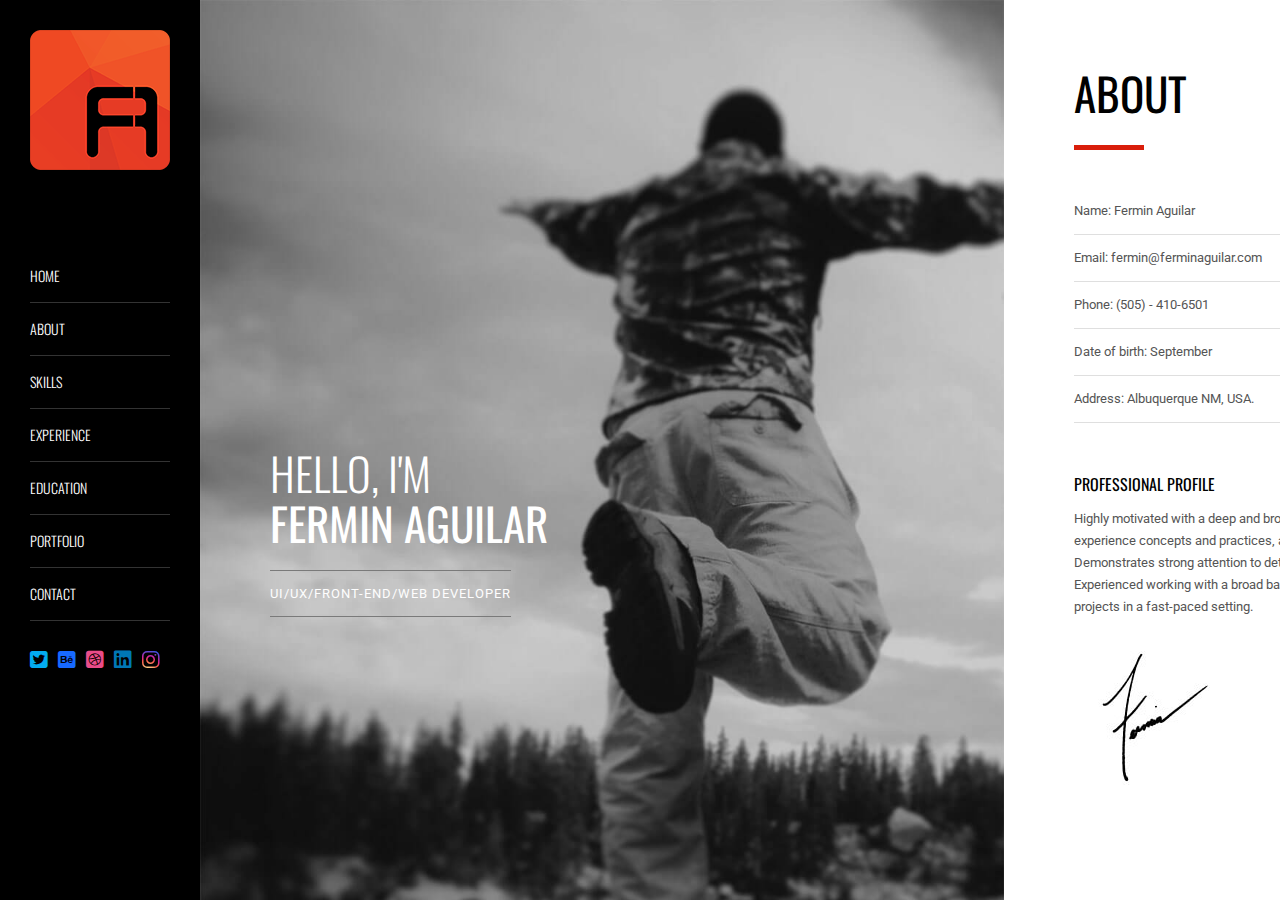
<file: index.html>
<!DOCTYPE html>
<html lang="en">
<head>
<meta charset="UTF-8" />
<meta http-equiv="X-UA-Compatible" content="IE=edge,chrome=1" />
<meta name="viewport" content="width=device-width,initial-scale=1.0,maximum-scale=1" />
<meta name="robots" content="index, follow">
<title>Fermin Aguilar - Resume / Portfolio</title>
<link rel="shortcut icon" href="favicon.ico">
<link rel="apple-touch-icon" sizes="180x180" href="/apple-touch-icon.png">
<link rel="icon" type="image/png" sizes="32x32" href="/favicon-32x32.png">
<link rel="icon" type="image/png" sizes="16x16" href="/favicon-16x16.png">
<link rel="manifest" href="/site.webmanifest">
<!-- Google Font-->
<link href="https://fonts.googleapis.com/css?family=Roboto:400,300italic,300,100italic,100,400italic,500,500italic,700,900,900italic,700italic%7COswald:400,300,700" rel="stylesheet" type="text/css">
<link rel="stylesheet" type="text/css" href="css/scroll.css" />
<link rel="stylesheet" type="text/css" href="css/style.css" />
<link rel="stylesheet" type="text/css" href="css/portfolio.css" />
<link rel="stylesheet" type="text/css" href="css/carousel.css">
<link rel="stylesheet" type="text/css" href="css/responsive.css" />
<!--<link rel="stylesheet" type="text/css" href="//cdnjs.cloudflare.com/ajax/libs/animate.css/3.2.0/animate.min.css" />--> 
	<link rel="stylesheet" href="https://cdnjs.cloudflare.com/ajax/libs/font-awesome/6.4.0/css/all.min.css" crossorigin="anonymous" referrerpolicy="no-referrer" />
<script src="js/modernizr.custom.js"></script>
</head>
<body>
<div id="container" class="container"> 
  <!-- Left Menu / Logo-->
  <aside class="menu" id="menu">
    <div class="logo"> 
      <!-- Logo image--> 
      <img src="images/logo.png" width="140" height="140" alt=""/> 
      <!-- Logo name--> 
      <span>Fermin Aguilar</span></div>
    <!-- Mobile Navigation--> 
    <a href="#menu1" class="menu-link"></a> 
    <!-- Left Navigation-->
    <nav id="menu1" role="navigation"> <a href="#chapterintroduction"><span id="link_introduction" class="active">Home</span></a> <a href="#chapterabout"><span id="link_about">About</span></a> <a href="#chapterskills"><span id="link_skills">Skills</span></a> <a href="#chapterexperience"><span id="link_experience">Experience</span></a> <a href="#chaptereducation"><span id="link_education">Education</span></a> <a href="#chapterportfolio"><span id="link_portfolio">Portfolio</span></a> <a href="#chaptercontact"><span id="link_contact">Contact</span></a></nav>
    <div class="social"> <a href="https://twitter.com/ferminaguilar" class="twitter"><i class="fab fa-twitter-square"></i></a><a href="https://www.behance.net/ferminaguilar" class="behance"><i class="fab fa-behance-square"></i></a><a href="https://dribbble.com/ferminaguilar" class="dribbble"><i class="fab fa-dribbble-square"></i></a><a href="https://www.linkedin.com/in/ferminaguilar" class="linkedin"><i class="fab fa-linkedin"></i></a><a href="https://www.instagram.com/ferminaguilarUI.UX" class="instagram"><i class="fab fa-instagram"></i></a></div>
  </aside>
  <!-- Go to top link for mobile device --> 
  <a href="#menu" class="totop-link">Go to the top</a>
  <div class="content-scroller">
    <div class="content-wrapper"> 
      
      <!-- Introduction -->
      <article class="content introduction" id="chapterintroduction">
        <div class="inner">
          <h2><span>HEllo, I'm</span><br>
            Fermin Aguilar</h2>
          <span class="title">UI/UX/Front-end/Web Developer</span> </div>
      </article>
      
      <!-- About -->
      <article class="content about white-bg" id="chapterabout">
        <div class="inner">
          <h2>About</h2>
          <div class="title-divider"></div>
          <div class="about-con">
            <ul>
              <li>Name: Fermin Aguilar</li>
              <li>Email: <a href="mailto:ferminaguilar.com">fermin@ferminaguilar.com</a></li>
              <li>Phone: (505) - 410-6501</li>
              <li>Date of birth: September</li>
              <li>Address: Albuquerque NM, USA.</li>
            </ul>
            <h3>Professional Profile</h3>
            <p>Highly motivated with a deep and broad understanding of user experience concepts and practices, as well as user interface design. Demonstrates strong attention to detail and a gifted eye for aesthetics.  Experienced working with a broad base of individuals and clients on projects in a fast-paced setting. </p>
            <!--<a href="FerminAguilarResume.pdf" class="button"><i class="fa fa-file-pdf-o"></i> Download resume as PDF format</a> <a href="FerminAguilarResume.docx" class="button"><i class="fa fa-file-word-o"></i> Download resume as WORD format</a>--><img src="images/signature.jpg" class="signature" alt="Signature"/> </div>
        </div>
      </article>
      
      <!-- Skills -->
      <article class="content skills gray-bg" id="chapterskills">
        <div class="inner">
          <h2>Skills</h2>
          <div class="title-divider"></div>
          <h3>Skills</h3>
          <p>Good sense of humor. duh! I'm sure we can't have 100% skill set but the goal is to at least try to be. I believe I can deal with others and make sure I have empathy and good communication as well deal with myself when it comes to time and stress management. </p>
          <div class="skills-con">
            <div class="container-sub margin-top50">
              <div class="row">
                <div class="col-6 margin-bottom50">
                  <div class="col-6"><span class="chart" data-percent="75"><span class="percent"></span> </span></div>
                  <div class="col-6 chart-text">
                    <h4>Web development</h4>
                    <p> 14 years</p>
                  </div>
                </div>
                <div class="col-6 margin-bottom50">
                  <div class="col-6"><span class="chart" data-percent="80"><span class="percent"></span> </span></div>
                  <div class="col-6 chart-text">
                    <h4>ui/ux</h4>
                    <p> 5 years</p>
                  </div>
                </div>
                <div class="col-6">
                  <div class="col-6"><span class="chart" data-percent="85"><span class="percent"></span> </span></div>
                  <div class="col-6 chart-text">
                    <h4>time, stress, communicate, concepts</h4>
                    <p>Over time</p>
                  </div>
                </div>
                <div class="col-6">
                  <div class="col-6"><span class="chart" data-percent="78"><span class="percent"></span> </span></div>
                  <div class="col-6 chart-text">
                    <h4>HTML5 CSS3</h4>
                    <p> 3 years</p>
                  </div>
                </div>
              </div>
            </div>
            <div class="full-divider"></div>
            <div class="container-sub skill-list">
              <div class="row">
                <h3>Tools</h3>
                <p>I've selected tools for development that can help in the process of creating mood boards, concepts and interactive wireframes and prototypes. These tools and approaches for conducting day-to-day  work.</p>
                <div class="col-4 margin-top10">
                  <ul>
                    <li>Google Analythics &amp; SEO</li>
                    <li>Adobe Audition</li>
                    <li>JAWS</li>
                    <li>Redbooth</li>
                    <li>Fiddler</li>
                  </ul>
                </div>
                <div class="col-4 margin-top10">
                  <ul>
                    <li>Adobe Creative Suite</li>
                    <li>Total Validator</li>
                    <li>Moqups</li>
                    <li>CorelDraw</li>
                  </ul>
                </div>
                <div class="col-4 margin-top10">
                  <ul>
                    <li>Adobe Captivate</li>
                    <li>Browser Developer Tools</li>
                    <li>SortSite</li>
                    <li>Quark XPress</li>
                  </ul>
                </div>
              </div>
            </div>
            <div class="full-divider"></div>
            <div class="container-sub skill-list">
              <div class="row">
                <h3>Database</h3>
                <div class="col-3 margin-top10">
                  <ul>
                    <li>MySQL</li>
                  </ul>
                </div>
                <div class="col-3 margin-top10">
                  <ul>
                    <li>MS SQL</li>
                  </ul>
                </div>
                <div class="col-3 margin-top10">
                  <ul>
                    <li>MongoDB</li>
                  </ul>
                </div>
                <div class="col-3 margin-top10">
                  <ul>
                    <li>PostgreSQL</li>
                  </ul>
                </div>
              </div>
            </div>
            <div class="full-divider"></div>
            <div class="container-sub skill-list">
              <div class="row">
                <h3>Programming/Languages</h3>
                    <div class="col-3 margin-top10">
                  <ul>
                    <li>ColdFusion</li>
                    <li>C#</li>
                    <li>HTML5/CSS3</li>
                  </ul>
                </div>
                <div class="col-3 margin-top10">
                  <ul>
                    <li>PHP</li>
                    <li>Python</li>
                    <li>Node.js</li>
                  </ul>
                </div>
                <div class="col-3 margin-top10">
                  <ul>
                    <li>Ruby</li>
                    <li>C++</li>
                  </ul>
                </div>
                <div class="col-3 margin-top10">
                  <ul>
                    <li>Java</li>
                    <li>JavaScript</li>
                  </ul>
                </div>
              </div>
            </div>
            <div class="full-divider"></div>
            <div class="container-sub skill-list">
              <div class="row">
                <h3>HTML5 Frameworks</h3>
                <div class="col-3 margin-top10">
                  <ul>
                    <li>Bootstrap</li>
                  </ul>
                </div>
                <div class="col-3 margin-top10">
                  <ul>
                    <li>Angular</li>
                  </ul>
                </div>
                <div class="col-3 margin-top10">
                  <ul>
                    <li>Ember</li>
                  </ul>
                </div>
                <div class="col-3 margin-top10">
                  <ul>
                    <li>Skeleton</li>
                  </ul>
                </div>
              </div>
            </div>
            <div class="full-divider"></div>
            <div class="container-sub skill-list">
              <div class="row">
                <h3>SERVERS OS</h3>
                <div class="col-3 margin-top10">
                  <ul>
                    <li>Windows</li>
                  </ul>
                </div>
                <div class="col-3 margin-top10">
                  <ul>
                    <li>Ubuntu</li>
                  </ul>
                </div>
                <div class="col-3 margin-top10">
                  <ul>
                    <li>OS X</li>
                  </ul>
                </div>
                <div class="col-3 margin-top10">
                  <ul>
                    <li>Centos</li>
                  </ul>
                </div>
              </div>
            </div>
            <div class="full-divider"></div>
            <div class="container-sub skill-list">
              <div class="row">
                <h3>Web Servers</h3>
                <div class="col-3 margin-top10">
                  <ul>
                    <li>Apache</li>
                  </ul>
                </div>
                <div class="col-3 margin-top10">
                  <ul>
                    <li>IBM HTTP</li>
                  </ul>
                </div>
                <div class="col-3 margin-top10">
                  <ul>
                    <li>Ember</li>
                  </ul>
                </div>
                <div class="col-3 margin-top10">
                  <ul>
                    <li>Nginx</li>
                  </ul>
                </div>
              </div>
            </div>
            <div class="full-divider"></div>
            <div class="container-sub skill-list">
              <div class="row">
                <h3>Application Servers</h3>
                <div class="col-3 margin-top10">
                  <ul>
                    <li>JBoss</li>
                  </ul>
                </div>
                <div class="col-3 margin-top10">
                  <ul>
                    <li>Apache Tomcat</li>
                  </ul>
                </div>
                <div class="col-3 margin-top10">
                  <ul>
                    <li>GlassFish</li>
                  </ul>
                </div>
                <div class="col-3 margin-top10">
                  <ul>
                    <li>WebSphere</li>
                  </ul>
                </div>
              </div>
            </div>
            <div class="full-divider"></div>
            <div class="container-sub skill-list">
              <div class="row">
                <h3>Mobile</h3>
                <div class="col-3 margin-top10">
                  <ul>
                    <li>iPhone</li>
                  </ul>
                </div>
                <div class="col-3 margin-top10">
                  <ul>
                    <li>Android</li>
                  </ul>
                </div>
                <div class="col-3 margin-top10">
                  <ul>
                    <li>BlackBerry</li>
                  </ul>
                </div>
                <div class="col-3 margin-top10">
                  <ul>
                    <li>Windows</li>
                  </ul>
                </div>
              </div>
            </div>
            <div class="full-divider"></div>
            <div class="container-sub skill-list">
              <div class="row">
                <h3>Social Networks</h3>
                <div class="col-3 margin-top10">
                  <ul>
                    <li>Facebook</li>
                    <li>Bēhance</li>
                  </ul>
                </div>
                <div class="col-3 margin-top10">
                  <ul>
                    <li>Twitter</li>
                    <li>Tumblr</li>
                  </ul>
                </div>
                <div class="col-3 margin-top10">
                  <ul>
                    <li>Linkedin</li>
                    <li>Instagram</li>
                  </ul>
                </div>
                <div class="col-3 margin-top10">
                  <ul>
                    <li>Pinterest</li>
                    <li>Flickr</li>
                  </ul>
                </div>
              </div>
            </div>
            <div class="full-divider"></div>
            <div class="container-sub skill-list">
              <div class="row">
                <h3>CMS/LMS/E-Commerce</h3>
                <div class="col-3 margin-top10">
                  <ul>
                    <li>WordPress</li>
                    <li>Moodle</li>
                    <li>WooCommerce</li>
                  </ul>
                </div>
                <div class="col-3 margin-top10">
                  <ul>
                    <li>Joomla</li>
                    <li>Liferay</li>
                    <li>Shopify</li>
                  </ul>
                </div>
                <div class="col-3 margin-top10">
                  <ul>
                    <li>Drupal</li>
                    <li>Magento</li>
                  </ul>
                </div>
                <div class="col-3 margin-top10">
                  <ul>
                    <li>DotNetNuke</li>
                    <li>osCommerce</li>
                  </ul>
                </div>
              </div>
            </div>
            <!----> 
          </div>
        </div>
      </article>
      
      <!-- Experience -->
      <article class="content experience white-bg" id="chapterexperience">
        <div class="inner">
          <h2>Experience</h2>
          <div class="title-divider"></div>
          <h3>My Thoughts</h3>
          <p>I have accumulated more than 24 years of experience as a UX/UI Designer, Web Designer, and Web Developer, specializing in front-end interface design, technology/web-based projects, multimedia, and interactive projects. Throughout my career, I have actively participated in cross-functional teams, contributing to the development of high-level concepts and solutions for custom online learning, websites, and web applications. As a developer, I possess comprehensive expertise in all aspects of web and interaction design and development. I thoroughly enjoy being involved in strategic visioning, project conception, brainstorming, and collaboration, where I can guide technology and media solutions, create exceptional user experiences, work closely with clients, and leverage my creativity and expertise to deliver compelling design solutions for each unique client.</p>
          <div class="experience-con">
            <div class="container-sub">
              <div class="full-divider"></div>
              <div class="row">
				                  <div class="experience-details">
                  <div class="col-12 margin-bottom50 margin-top50">
                    <div class="flot-left">
                      <h5>Goldbelt Hawk, LLC/Bureau of Indian Affairs</h5>
                      <h4>Drupal Developer</h4>
                      <span>November 2019 - Present</span> </div>
                  </div>
                </div>
				  <div class="full-divider"></div>
                <div class="experience-details">
                  <div class="col-12 margin-bottom50 margin-top50">
                    <div class="flot-left">
                      <h5>Acro/State of New Mexico Workforce Solutions</h5>
                      <h4>UI/UX/Front-END/Web Developer</h4>
                      <span>October 2014 - June-2019</span> </div>
                  </div>
                </div>
                <div class="full-divider"></div>
                <div class="experience-details">
                  <div class="col-12 margin-bottom50 margin-top50">
                    <div class="flot-left">
                      <h5>GenQuest/State of New Mexico Workforce Solutions</h5>
                      <h4>UI/UX/Front-END/Web Developer</h4>
                      <span>October 2011 - October 2014</span> </div>
                  </div>
                </div>
                <div class="full-divider"></div>
                <div class="experience-details">
                  <div class="col-12 margin-bottom50 margin-top50">
                    <div class="flot-left">
                      <h5>Chickasaw Nation Industries</h5>
                      <h4>Web Developer</h4>
                      <span>November 2004 - October 2011</span> </div>
                  </div>
                </div>
                <div class="full-divider"></div>
                <div class="experience-details">
                  <div class="col-12 margin-bottom50 margin-top50">
                    <div class="flot-left">
                      <h5>Luz De Nambe</h5>
                      <h4>Web Developer</h4>
                      <span>January 2003 - October 2004</span> </div>
                  </div>
                </div>
                <div class="full-divider"></div>
                <div class="experience-details">
                  <div class="col-12 margin-bottom50 margin-top50">
                    <div class="flot-left">
                      <h5>EFG Creative</h5>
                      <h4>Web Designer/Freelance</h4>
                      <span>March 2001 - July 2006</span> </div>
                  </div>
                </div>
              </div>
            </div>
          </div>
        </div>
      </article>
      
      <!-- Education -->
      <article class="content education gray-bg" id="chaptereducation">
        <div class="inner">
          <h2>Education</h2>
          <div class="title-divider"></div>
          <h3>Just My Education</h3>
          <p>Learning is a never-ending journey. There is always something new to discover each day.</p>
          <div class="education-con">
            <div class="container-sub">
              <div class="full-divider"></div>
              <div class="row">
                <div class="education-details">
                  <div class="col-12 margin-bottom50 margin-top50">
                    <div class="flot-left">
                      <h5>Central New Mexico</h5>
                      <h4>Web Technology</h4>
                      <h5>December 2000</h5>
                      <span>Albuquerque, New Mexico</span> </div>
                  </div>
                  <!--<div class="col-6 margin-bottom50 margin-top50 no-margin-top">
                    Phasellus nec gravida purus. Aliquam ac enim vel ipsum consectetur vulputate. Duis quis feugiat neque. Pellentesque eleifend, nisi vel mattis vestibulum, est lacus pretium quam. </div>--> 
                </div>
                <div class="full-divider"></div>
                <div class="education-details">
                  <div class="col-12 margin-bottom50 margin-top50">
                    <div class="flot-left">
                      <h5>Central New Mexico</h5>
                      <h4>Engineering Drafting</h4>
                      <h5>May 1997</h5>
                      <span>Albuquerque, New Mexico</span> </div>
                  </div>
                  <!--                  <div class="col-6 margin-bottom50 margin-top50 no-margin-top">
                    Phasellus nec gravida purus. Aliquam ac enim vel ipsum consectetur vulputate. Duis quis feugiat neque. Pellentesque eleifend, nisi vel mattis vestibulum, est lacus pretium quam. </div>--> 
                </div>
                <div class="full-divider"></div>
                <div class="education-details">
                  <div class="col-12 margin-bottom50 margin-top50">
                    <div class="flot-left">
                      <h5>Artesia High School</h5>
                      <h4>High School Diploma</h4>
                      <h5>May 1994</h5>
                      <span>Artesia, New Mexico </span> </div>
                  </div>
                  <!--                  <div class="col-6 margin-bottom50 margin-top50 no-margin-top">
                    Phasellus nec gravida purus. Aliquam ac enim vel ipsum consectetur vulputate. Duis quis feugiat neque. Pellentesque eleifend, nisi vel mattis vestibulum, est lacus pretium quam. </div>--> 
                </div>
              </div>
            </div>
          </div>
        </div>
      </article>
      
      <!-- Pportfolio -->
      <article class="content portfolio white-bg" id="chapterportfolio">
        <div class="inner">
          <h2>Portfolio</h2>
          <div class="title-divider"></div>
          <h3>Our portfolio features a variety of projects and services</h3>
          <p>You can view some of the work currently going on. I am updating and currently designing and developing new projects. So please check back often to see my current work</p>
          <div class="portfolio-con">
            <div class="container-sub margin-top50">
              <div class="row">
                <div id="grid-gallery" class="grid-gallery">
                  <section class="grid-wrap">
                    <ul class="grid">
                      <li>
                        <figure> <img src="images/Portfolio_Climb_1.png" alt="Climb Website"/>
                          <figcaption>
                            <div class="figcaption-details"> <img src="images/icon-plus.png" height="82" width="82" alt="" />
                              <h3>Climb</h3>
                              <span>Outdoor Rock Climbing</span> </div>
                          </figcaption>
                        </figure>
                      </li>
                      <li>
                        <figure> <img src="images/Portfolio_LR_1.png" alt="Land Rover Defender Website" />
                          <figcaption>
                            <div class="figcaption-details"> <img src="images/icon-plus.png" height="82" width="82" alt="" />
                              <h3>ColLab</h3>
                              <span>UI Appliacation</span> </div>
                          </figcaption>
                        </figure>
                      </li>
                      <li>
                        <figure> <img src="images/Portfolio_USA_1.png" alt="USA Women's Soccer" />
                          <figcaption>
                            <div class="figcaption-details"> <img src="images/icon-plus.png" height="82" width="82" alt="" />
                              <h3>USA Women's Soccer</h3>
                              <span>Sports Website</span> </div>
                          </figcaption>
                        </figure>
                      </li>
                      <li>
                        <figure> <img src="images/Portfolio_Vegan_1.png" alt="Vegan Restaurant" />
                          <figcaption>
                            <div class="figcaption-details"> <img src="images/icon-plus.png" height="82" width="82" alt="" />
                              <h3>Vegan Restaurant</h3>
                              <span>Food Website</span> </div>
                          </figcaption>
                        </figure>
                      </li>
                      <li>
                        <figure> <img src="images/Portfolio_Fishing_1.png" alt="Cañon Bonito" />
                          <figcaption>
                            <div class="figcaption-details"> <img src="images/icon-plus.png" height="82" width="82" alt="" />
                              <h3>Cañon Bonito</h3>
                              <span>Outdoor Website</span> </div>
                          </figcaption>
                        </figure>
                      </li>
                      <li>
                        <figure> <img src="images/Portfolio_Workforce_1.png" alt="Workforce" />
                          <figcaption>
                            <div class="figcaption-details"> <img src="images/icon-plus.png" height="82" width="82" alt="" />
                               <h3>Workforce</h3>
                            <span>State Government</span> </div>
                          </figcaption>
                        </figure>
                      </li>
                      <li>
                        <figure> <img src="images/Portfolio_Nike_1.png" alt="Nike" />
                          <figcaption>
                            <div class="figcaption-details"> <img src="images/icon-plus.png" height="82" width="82" alt="" />
                               <h3>Nike</h3>
                            <span>E-commerce Website</span> </div>
                          </figcaption>
                        </figure>
                      </li>
						                      <li>
                        <figure> <img src="images/Portfolio_AM_1.png" alt="Arrow Mountain" />
                          <figcaption>
                            <div class="figcaption-details"> <img src="images/icon-plus.png" height="82" width="82" alt="" />
                               <h3>Arrow Mountain</h3>
                            <span>E-commerce Website</span> </div>
                          </figcaption>
                        </figure>
                      </li>
                    </ul>
                  </section>
                  
                  <!-- Lightbox Popup -->
                  <section class="slideshow">
                    <ul>
                      <li>
                        <figure>
                          <figcaption>
                            <h3>Climb</h3>
                            <span>Outdoor Rock Climbing</span>
                            <p></p>
                          </figcaption>
                          <div id="owl-demo" class="owl-carousel">
                            <div class="item"><img src="images/Portfolio_Climb_2.png" alt="" /></div>
                            <div class="item"><img src="images/Portfolio_Climb_3.png" alt="" /></div>
                            <div class="item"><img src="images/Portfolio_Climb_4.png" alt="" /></div>
                            <div class="item"><img src="images/Portfolio_Climb_5.png" alt=""></div>
                            <div class="item"><img src="images/Portfolio_Climb_6.png" alt="" /></div>
                          </div>
                        </figure>
                      </li>
                      <li>
                        <figure>
                          <figcaption>
                            <h3>Land Rover Defender</h3>
                            <span>Remade Icon</span>
                            <p></p>
                          </figcaption>
                          <div id="owl-demo0" class="owl-carousel">
                            <div class="item"><img src="images/Portfolio_LR_2.png" alt="" /></div>
                            <div class="item"><img src="images/Portfolio_LR_3.png" alt="" /></div>
                            <div class="item"><img src="images/Portfolio_LR_4.png" alt="" /></div>
                            <div class="item"><img src="images/Portfolio_LR_5.png" alt="" /></div>
                            <div class="item"><img src="images/Portfolio_LR_6.png" alt="" /></div>
                          </div>
                        </figure>
                      </li>
                      <li>
                        <figure>
                          <figcaption>
                            <h3>USA Woman's Soccer</h3>
                            <span>Sports Website</span>
                            <p></p>
                          </figcaption>
                          <div id="owl-demo1" class="owl-carousel">
                            <div class="item"><img src="images/Portfolio_USA_2.png" alt=""></div>
                            <div class="item"><img src="images/Portfolio_USA_3.png" alt="" /></div>
                            <div class="item"><img src="images/Portfolio_USA_4.png" alt="" /></div>
                            <div class="item"><img src="images/Portfolio_USA_5.png" alt="" /></div>
                            <div class="item"><img src="images/Portfolio_USA_6.png" alt="" /></div>
                          </div>
                        </figure>
                      </li>
                      <li>
                        <figure>
                          <figcaption>
                            <h3>Vegan Restaurant</h3>
                            <span>Food Website</span>
                            <p></p>
                          </figcaption>
                          <div id="owl-demo2" class="owl-carousel">
                            <div class="item"><img src="images/Portfolio_Vegan_2.png" alt="" /></div>
                            <div class="item"><img src="images/Portfolio_Vegan_3.png" alt="" /></div>
                            <div class="item"><img src="images/Portfolio_Vegan_4.png" alt="" /></div>
                            <div class="item"><img src="images/Portfolio_Vegan_5.png" alt="" /></div>
                            <div class="item"><img src="images/Portfolio_Vegan_6.png" alt="" /></div>
                          </div>
                        </figure>
                      </li>
                      <li>
                        <figure>
                          <figcaption>
                            <h3>Cañon Bonito</h3>
                            <span>Outdoor Website</span>
                            <p></p>
                          </figcaption>
                          <div id="owl-demo3" class="owl-carousel">
                            <div class="item"><img src="images/Portfolio_Fishing_2.png" alt="" /></div>
                            <div class="item"><img src="images/Portfolio_Fishing_3.png" alt="" /></div>
                            <div class="item"><img src="images/Portfolio_Fishing_4.png" alt="" /></div>
                            <div class="item"><img src="images/Portfolio_Fishing_5.png" alt="" /></div>
                            <div class="item"><img src="images/Portfolio_Fishing_6.png" alt="" /></div>
                          </div>
                        </figure>
                      </li>
                      <li>
                        <figure>
                          <figcaption>
                            <h3>Workforce</h3>
                            <span>State Government</span>
                            <p></p>
                          </figcaption>
                          <div id="owl-demo4" class="owl-carousel">
                            <div class="item"><img src="images/Portfolio_Workforce_2.png" alt="" /></div>
                            <div class="item"><img src="images/Portfolio_Workforce_3.png" alt="" /></div>
                            <div class="item"><img src="images/Portfolio_Workforce_4.png" alt="" /></div>
							<div class="item"><img src="images/Portfolio_Workforce_5.png" alt="" /></div>
							<div class="item"><img src="images/Portfolio_Workforce_6.png" alt="" /></div>
                          </div>
                        </figure>
                      </li>
                      <li>
                        <figure>
                          <figcaption>
                            <h3>Nike</h3>
                            <span>E-commerce Website</span>
                            <p></p>
                          </figcaption>
                          <div id="owl-demo5" class="owl-carousel">
                            <div class="item"><img src="images/Portfolio_Nike_2.png" alt="" /></div>
                            <div class="item"><img src="images/Portfolio_Nike_3.png" alt="" /></div>
                            <div class="item"><img src="images/Portfolio_Nike_4.png" alt="" /></div>
                            <div class="item"><img src="images/Portfolio_Nike_5.png" alt="" /></div>
                            <div class="item"><img src="images/Portfolio_Nike_6.png" alt="" /></div>
                          </div>
                        </figure>
                      </li>
						                      <li>
                        <figure>
                          <figcaption>
                            <h3>Arrow Mountain</h3>
                            <span>E-commerce Website</span>
                            <p></p>
                          </figcaption>
                          <div id="owl-demo6" class="owl-carousel">
                            <div class="item"><img src="images/Portfolio_AM_2.png" alt="" /></div>
                            <div class="item"><img src="images/Portfolio_AM_3.png" alt="" /></div>
                            <div class="item"><img src="images/Portfolio_AM_4.png" alt="" /></div>
                            <div class="item"><img src="images/Portfolio_AM_5.png" alt="" /></div>
                            <div class="item"><img src="images/Portfolio_AM_6.png" alt="" /></div>
                          </div>
                        </figure>
                      </li>
                    </ul>
                    <nav> <span class="fa nav-prev"></span> <span class="fa nav-next"></span> <span class="fa nav-close"></span> </nav>
                  </section>
                </div>
              </div>
            </div>
          </div>
        </div>
      </article>
      
      <!-- Contact -->
      <article class="content contact gray-bg" id="chaptercontact">
        <div class="inner">
          <h2>Contact</h2>
          <div class="title-divider"></div>
          <h3>Let's Keep In Touch</h3>
          <p>Questions or Comments Get in touch with me! To learn more about me and what I can do just call or email.</p>
          <div class="full-divider"></div>
          <div class="contact-con margin-top50">
            <div class="container-sub">
              <div class="row">
                <div class="contact-details">
                  <div class="col-6">
                    <div class="contact-text">
                      <div class="col-2 icon-block address"><i class="fa fa-map-marker"></i></div>
                      <div class="flot-left"> <strong>Fermin Aguilar</strong><br>
                        Albuquerque, NM 87102</div>
                    </div>
                    <div class="contact-text">
                      <div class="col-2 icon-block phone"><i class="fa fa-phone"></i></div>
                      <div class="flot-left"> <strong>Phone</strong><br>
                        505-410-6501</div>
                    </div>
                    <div class="contact-text">
                      <div class="col-2 icon-block email"><i class="fa fa-envelope"></i></div>
                      <div class="flot-left"> <strong>Email</strong><br>
                        <a href="mailto:fermin@ferminaguilar.com">fermin@ferminaguilar.com</a> </div>
                    </div>
                  </div>
                  <div class="col-6 m-margin-top30">
                    <h3>Social Networks</h3>
                    <div class="contact-social margin-top30"><a href="http://www.twitter.com/ferminaguilar" class="twitter"><i class="fab fa-twitter-square"></i></a><a href="http://www.behance.net/ferminaguilar"><i class="fab fa-behance-square"></i></a> <a href="https://dribbble.com/ferminaguilar"><i class="fab fa-dribbble-square"></i></a><a href="https://www.linkedin.com/in/ferminaguilar"><i class="fab fa-linkedin"></i></a><a href="https://www.instagram.com/ferminaguilarUI.UX" class="instagram"><i class="fab fa-instagram"></i></a></div>
                  </div>
                </div>
              </div>
            </div>
            <div class="full-divider"></div>
          </div>
        </div>
      </article>
      
      <!-- Introduction -->
      <article class="content introduction-end" id="chapterthankyou">
        <div class="inner">
          <div class="introduction-end-con margin-top50">
            <h3><strong>Fermin Aguilar</strong></h3>
            <div id="rotate" class="rotate">
              <div><span>motivated.</span></div>
              <div><span>excited.</span></div>
              <div><span>looking forward.</span></div>
              <div><span>hardwork.</span></div>
            </div>
          </div>
        </div>
      </article>
    </div>
    <!-- content-wrapper --> 
  </div>
  <!-- content-scroller --> 
</div>
<script type="text/javascript" src="js/head.min.js"></script> 
<!-- Portfolio Thumbnail --> 
<script type="text/javascript" src="js/imagesloaded.min.js"></script> 
<script type="text/javascript" src="js/masonry.min.js"></script> 
<script type="text/javascript" src="js/class_helper.js"></script> 
<script type="text/javascript" src="js/grid_gallery.js"></script> 
<!-- Portfolio Grid --> 
<script>
		new CBPGridGallery( document.getElementById( 'grid-gallery' ) );
</script> 
<script>
head.js(
		{ jquery : "js/jquery.min.js" },
		{ mousewheel : "js/jquery.mousewheel.js" },
		{ mwheelIntent : "js/mwheelIntent.js" },
		{ jScrollPane : "js/jquery.jscrollpane.min.js" },
		{ history : "js/jquery.history.js" },
		{ stringLib : "js/core.string.js" },
		{ easing : "js/jquery.easing.1.3.js" },
		{ smartresize : "js/jquery.smartresize.js" },
		{ page : "js/jquery.page.js" }
		);
</script> 
<script type="text/javascript" src="https://cdnjs.cloudflare.com/ajax/libs/jquery/3.4.1/jquery.min.js"></script> 
<!-- Send Email --> 
<script type="text/javascript" src="js/sendemail.js"></script> 
<!-- Progressbar / Skills--> 
<script type="text/javascript" src="js/progressbar.js"></script> 

<!-- Portfolio Slider--> 
<script type="text/javascript"  src="js/carousel.js"></script> 
<script type="text/javascript" src="js/jquery.easypiechart.js"></script> 
<script type="text/javascript" src="js/text.rotator.js"></script> 
<!-- All Javascript Component--> 
<script src="js/settings.js"></script>
</body>
</html>
</file>
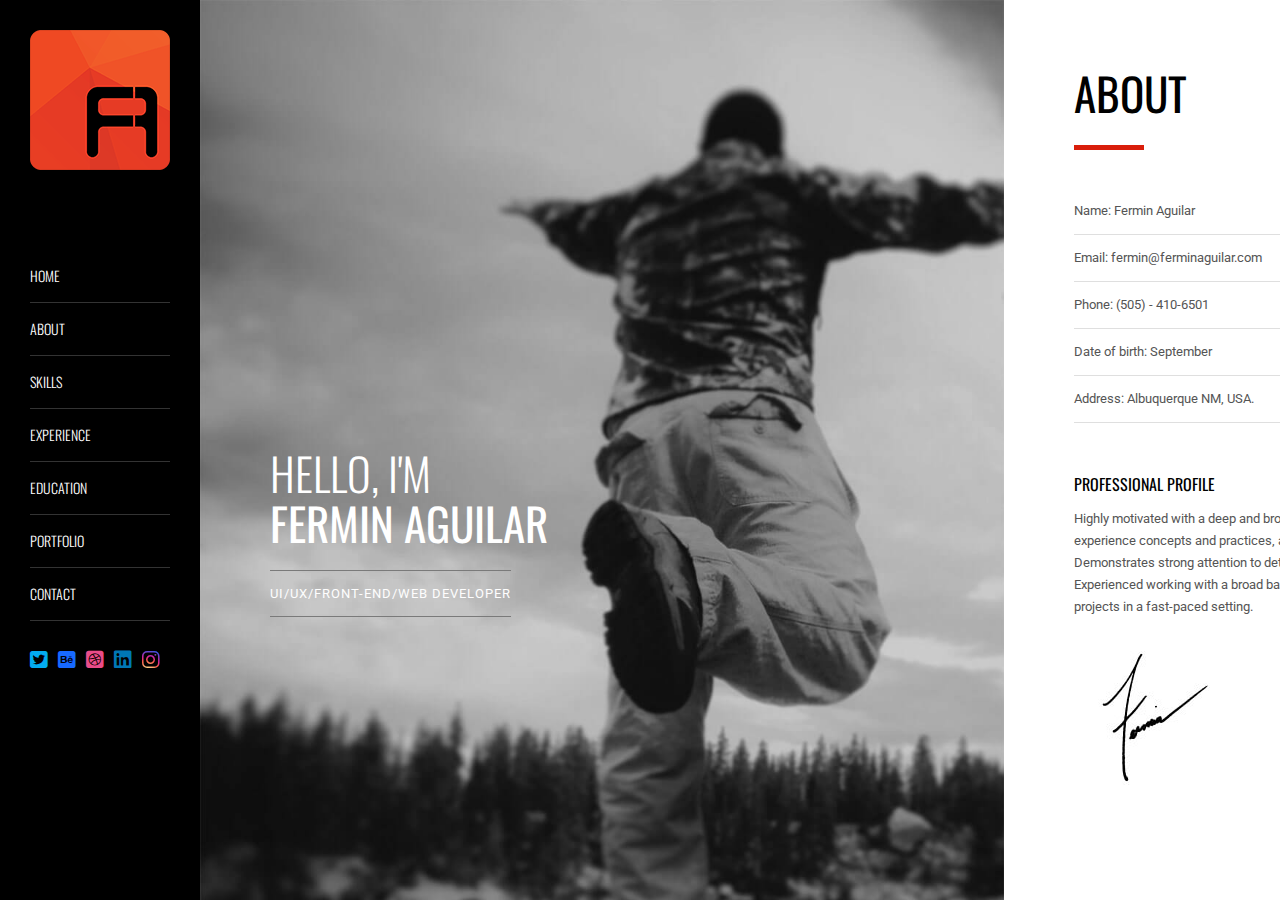
<file: Untitled-1.html>
<!DOCTYPE html>
<html lang="en">
<head>
<meta charset="UTF-8" />
<meta http-equiv="X-UA-Compatible" content="IE=edge,chrome=1" />
<meta name="viewport" content="width=device-width,initial-scale=1.0,maximum-scale=1" />
<meta name="robots" content="index, follow">
<title>Fermin Aguilar - Resume / Portfolio</title>
<link rel="shortcut icon" href="favicon.ico">
<link rel="apple-touch-icon" sizes="180x180" href="/apple-touch-icon.png">
<link rel="icon" type="image/png" sizes="32x32" href="/favicon-32x32.png">
<link rel="icon" type="image/png" sizes="16x16" href="/favicon-16x16.png">
<link rel="manifest" href="/site.webmanifest">
<!-- Google Font-->
<link href="https://fonts.googleapis.com/css?family=Roboto:400,300italic,300,100italic,100,400italic,500,500italic,700,900,900italic,700italic%7COswald:400,300,700" rel="stylesheet" type="text/css">
<link rel="stylesheet" type="text/css" href="css/scroll.css" />
<link rel="stylesheet" type="text/css" href="css/style.css" />
<link rel="stylesheet" type="text/css" href="css/portfolio.css" />
<link rel="stylesheet" type="text/css" href="css/carousel.css">
<link rel="stylesheet" type="text/css" href="css/responsive.css" />
<!--<link rel="stylesheet" type="text/css" href="//cdnjs.cloudflare.com/ajax/libs/animate.css/3.2.0/animate.min.css" />-->
<link rel="stylesheet" href="https://cdnjs.cloudflare.com/ajax/libs/font-awesome/6.4.0/css/all.min.css" crossorigin="anonymous" referrerpolicy="no-referrer" />
<script src="js/modernizr.custom.js"></script>
</head>
<body>
<div id="container" class="container"> 
  <!-- Left Menu / Logo-->
  <aside class="menu" id="menu">
    <div class="logo"> 
      <!-- Logo image--> 
      <img src="images/logo.png" width="140" height="140" alt=""/> 
      <!-- Logo name--> 
      <span>Fermin Aguilar</span></div>
    <!-- Mobile Navigation--> 
    <a href="#menu1" class="menu-link"></a> 
    <!-- Left Navigation-->
    <nav id="menu1" role="navigation"> <a href="#chapterintroduction"><span id="link_introduction" class="active">Home</span></a> <a href="#chapterabout"><span id="link_about">About</span></a> <a href="#chapterskills"><span id="link_skills">Skills</span></a> <a href="#chapterexperience"><span id="link_experience">Experience</span></a> <a href="#chaptereducation"><span id="link_education">Education</span></a> <a href="#chapterportfolio"><span id="link_portfolio">Portfolio</span></a> <a href="#chaptercontact"><span id="link_contact">Contact</span></a></nav>
    <div class="social"> <a href="https://twitter.com/ferminaguilar" class="twitter"><i class="fab fa-twitter-square"></i></a><a href="https://www.behance.net/ferminaguilar" class="behance"><i class="fab fa-behance-square"></i></a><a href="https://dribbble.com/ferminaguilar" class="dribbble"><i class="fab fa-dribbble-square"></i></a><a href="https://www.linkedin.com/in/ferminaguilar" class="linkedin"><i class="fab fa-linkedin"></i></a><a href="https://www.instagram.com/ferminaguilarUI.UX" class="instagram"><i class="fab fa-instagram"></i></a></div>
  </aside>
  <!-- Go to top link for mobile device --> 
  <a href="#menu" class="totop-link">Go to the top</a>
  <div class="content-scroller">
    <div class="content-wrapper"> 
      
      <!-- Introduction -->
      <article class="content introduction" id="chapterintroduction">
        <div class="inner">
          <h2><span>HEllo, I'm</span><br>
            Fermin Aguilar</h2>
          <span class="title">UI/UX/Front-end/Web Developer</span> </div>
      </article>
      
      <!-- About -->
      <article class="content about white-bg" id="chapterabout">
        <div class="inner">
          <h2>About</h2>
          <div class="title-divider"></div>
          <div class="about-con">
            <ul>
              <li>Name: Fermin Aguilar</li>
              <li>Email: <a href="mailto:ferminaguilar.com">fermin@ferminaguilar.com</a></li>
              <li>Phone: (505) - 410-6501</li>
              <li>Date of birth: September</li>
              <li>Address: Albuquerque NM, USA.</li>
            </ul>
            <h3>Professional Profile</h3>
            <p>Highly motivated with a deep and broad understanding of user experience concepts and practices, as well as user interface design. Demonstrates strong attention to detail and a gifted eye for aesthetics.  Experienced working with a broad base of individuals and clients on projects in a fast-paced setting. </p>
            <!--<a href="FerminAguilarResume.pdf" class="button"><i class="fa fa-file-pdf-o"></i> Download resume as PDF format</a> <a href="FerminAguilarResume.docx" class="button"><i class="fa fa-file-word-o"></i> Download resume as WORD format</a>--><img src="images/signature.jpg" class="signature" alt="Signature"/> </div>
        </div>
      </article>
      
      <!-- Skills -->
      <article class="content skills gray-bg" id="chapterskills">
        <div class="inner">
          <h2>Skills</h2>
          <div class="title-divider"></div>
          <h3>Skills</h3>
          <p>Good sense of humor. duh! I'm sure we can't have 100% skill set but the goal is to at least try to be. I believe I can deal with others and make sure I have empathy and good communication as well deal with myself when it comes to time and stress management. </p>
          <div class="skills-con">
            <div class="container-sub margin-top50">
              <div class="row">
                <div class="col-6 margin-bottom50">
                  <div class="col-6"><span class="chart" data-percent="75"><span class="percent"></span> </span></div>
                  <div class="col-6 chart-text">
                    <h4>Web development</h4>
                    <p> 14 years</p>
                  </div>
                </div>
                <div class="col-6 margin-bottom50">
                  <div class="col-6"><span class="chart" data-percent="80"><span class="percent"></span> </span></div>
                  <div class="col-6 chart-text">
                    <h4>ui/ux</h4>
                    <p> 5 years</p>
                  </div>
                </div>
                <div class="col-6">
                  <div class="col-6"><span class="chart" data-percent="85"><span class="percent"></span> </span></div>
                  <div class="col-6 chart-text">
                    <h4>time, stress, communicate, concepts</h4>
                    <p>Over time</p>
                  </div>
                </div>
                <div class="col-6">
                  <div class="col-6"><span class="chart" data-percent="78"><span class="percent"></span> </span></div>
                  <div class="col-6 chart-text">
                    <h4>HTML5 CSS3</h4>
                    <p> 3 years</p>
                  </div>
                </div>
              </div>
            </div>
            <div class="full-divider"></div>
            <div class="container-sub skill-list">
              <div class="row">
                <h3>Tools</h3>
                <p>I've selected tools for development that can help in the process of creating mood boards, concepts and interactive wireframes and prototypes. These tools and approaches for conducting day-to-day  work.</p>
                <div class="col-4 margin-top10">
                  <ul>
                    <li>Google Analythics &amp; SEO</li>
                    <li>Adobe Audition</li>
                    <li>JAWS</li>
                    <li>Redbooth</li>
                    <li>Fiddler</li>
                  </ul>
                </div>
                <div class="col-4 margin-top10">
                  <ul>
                    <li>Adobe Creative Suite</li>
                    <li>Total Validator</li>
                    <li>Moqups</li>
                    <li>CorelDraw</li>
                  </ul>
                </div>
                <div class="col-4 margin-top10">
                  <ul>
                    <li>Adobe Captivate</li>
                    <li>Browser Developer Tools</li>
                    <li>SortSite</li>
                    <li>Quark XPress</li>
                  </ul>
                </div>
              </div>
            </div>
            <div class="full-divider"></div>
            <div class="container-sub skill-list">
              <div class="row">
                <h3>Database</h3>
                <div class="col-3 margin-top10">
                  <ul>
                    <li>MySQL</li>
                  </ul>
                </div>
                <div class="col-3 margin-top10">
                  <ul>
                    <li>MS SQL</li>
                  </ul>
                </div>
                <div class="col-3 margin-top10">
                  <ul>
                    <li>MongoDB</li>
                  </ul>
                </div>
                <div class="col-3 margin-top10">
                  <ul>
                    <li>PostgreSQL</li>
                  </ul>
                </div>
              </div>
            </div>
            <div class="full-divider"></div>
            <div class="container-sub skill-list">
              <div class="row">
                <h3>Programming/Languages</h3>
                <div class="col-3 margin-top10">
                  <ul>
                    <li>ColdFusion</li>
                    <li>C#</li>
                    <li>HTML5/CSS3</li>
                  </ul>
                </div>
                <div class="col-3 margin-top10">
                  <ul>
                    <li>PHP</li>
                    <li>Python</li>
                    <li>Node.js</li>
                  </ul>
                </div>
                <div class="col-3 margin-top10">
                  <ul>
                    <li>Ruby</li>
                    <li>C++</li>
                  </ul>
                </div>
                <div class="col-3 margin-top10">
                  <ul>
                    <li>Java</li>
                    <li>JavaScript</li>
                  </ul>
                </div>
              </div>
            </div>
            <div class="full-divider"></div>
            <div class="container-sub skill-list">
              <div class="row">
                <h3>HTML5 Frameworks</h3>
                <div class="col-3 margin-top10">
                  <ul>
                    <li>Bootstrap</li>
                  </ul>
                </div>
                <div class="col-3 margin-top10">
                  <ul>
                    <li>Angular</li>
                  </ul>
                </div>
                <div class="col-3 margin-top10">
                  <ul>
                    <li>Ember</li>
                  </ul>
                </div>
                <div class="col-3 margin-top10">
                  <ul>
                    <li>Skeleton</li>
                  </ul>
                </div>
              </div>
            </div>
            <div class="full-divider"></div>
            <div class="container-sub skill-list">
              <div class="row">
                <h3>SERVERS OS</h3>
                <div class="col-3 margin-top10">
                  <ul>
                    <li>Windows</li>
                  </ul>
                </div>
                <div class="col-3 margin-top10">
                  <ul>
                    <li>Ubuntu</li>
                  </ul>
                </div>
                <div class="col-3 margin-top10">
                  <ul>
                    <li>OS X</li>
                  </ul>
                </div>
                <div class="col-3 margin-top10">
                  <ul>
                    <li>Centos</li>
                  </ul>
                </div>
              </div>
            </div>
            <div class="full-divider"></div>
            <div class="container-sub skill-list">
              <div class="row">
                <h3>Web Servers</h3>
                <div class="col-3 margin-top10">
                  <ul>
                    <li>Apache</li>
                  </ul>
                </div>
                <div class="col-3 margin-top10">
                  <ul>
                    <li>IBM HTTP</li>
                  </ul>
                </div>
                <div class="col-3 margin-top10">
                  <ul>
                    <li>Ember</li>
                  </ul>
                </div>
                <div class="col-3 margin-top10">
                  <ul>
                    <li>Nginx</li>
                  </ul>
                </div>
              </div>
            </div>
            <div class="full-divider"></div>
            <div class="container-sub skill-list">
              <div class="row">
                <h3>Application Servers</h3>
                <div class="col-3 margin-top10">
                  <ul>
                    <li>JBoss</li>
                  </ul>
                </div>
                <div class="col-3 margin-top10">
                  <ul>
                    <li>Apache Tomcat</li>
                  </ul>
                </div>
                <div class="col-3 margin-top10">
                  <ul>
                    <li>GlassFish</li>
                  </ul>
                </div>
                <div class="col-3 margin-top10">
                  <ul>
                    <li>WebSphere</li>
                  </ul>
                </div>
              </div>
            </div>
            <div class="full-divider"></div>
            <div class="container-sub skill-list">
              <div class="row">
                <h3>Mobile</h3>
                <div class="col-3 margin-top10">
                  <ul>
                    <li>iPhone</li>
                  </ul>
                </div>
                <div class="col-3 margin-top10">
                  <ul>
                    <li>Android</li>
                  </ul>
                </div>
                <div class="col-3 margin-top10">
                  <ul>
                    <li>BlackBerry</li>
                  </ul>
                </div>
                <div class="col-3 margin-top10">
                  <ul>
                    <li>Windows</li>
                  </ul>
                </div>
              </div>
            </div>
            <div class="full-divider"></div>
            <div class="container-sub skill-list">
              <div class="row">
                <h3>Social Networks</h3>
                <div class="col-3 margin-top10">
                  <ul>
                    <li>Facebook</li>
                    <li>Bēhance</li>
                  </ul>
                </div>
                <div class="col-3 margin-top10">
                  <ul>
                    <li>Twitter</li>
                    <li>Tumblr</li>
                  </ul>
                </div>
                <div class="col-3 margin-top10">
                  <ul>
                    <li>Linkedin</li>
                    <li>Instagram</li>
                  </ul>
                </div>
                <div class="col-3 margin-top10">
                  <ul>
                    <li>Pinterest</li>
                    <li>Flickr</li>
                  </ul>
                </div>
              </div>
            </div>
            <div class="full-divider"></div>
            <div class="container-sub skill-list">
              <div class="row">
                <h3>CMS/LMS/E-Commerce</h3>
                <div class="col-3 margin-top10">
                  <ul>
                    <li>WordPress</li>
                    <li>Moodle</li>
                    <li>WooCommerce</li>
                  </ul>
                </div>
                <div class="col-3 margin-top10">
                  <ul>
                    <li>Joomla</li>
                    <li>Liferay</li>
                    <li>Shopify</li>
                  </ul>
                </div>
                <div class="col-3 margin-top10">
                  <ul>
                    <li>Drupal</li>
                    <li>Magento</li>
                  </ul>
                </div>
                <div class="col-3 margin-top10">
                  <ul>
                    <li>DotNetNuke</li>
                    <li>osCommerce</li>
                  </ul>
                </div>
              </div>
            </div>
            <!----> 
          </div>
        </div>
      </article>
      
      <!-- Experience -->
      <article class="content experience white-bg" id="chapterexperience">
        <div class="inner">
          <h2>Experience</h2>
          <div class="title-divider"></div>
          <h3>My Thoughts</h3>
          <p>I have accumulated more than 24 years of experience as a UX/UI Designer, Web Designer, and Web Developer, specializing in front-end interface design, technology/web-based projects, multimedia, and interactive projects. Throughout my career, I have actively participated in cross-functional teams, contributing to the development of high-level concepts and solutions for custom online learning, websites, and web applications. As a developer, I possess comprehensive expertise in all aspects of web and interaction design and development. I thoroughly enjoy being involved in strategic visioning, project conception, brainstorming, and collaboration, where I can guide technology and media solutions, create exceptional user experiences, work closely with clients, and leverage my creativity and expertise to deliver compelling design solutions for each unique client.</p>
          <div class="experience-con">
            <div class="container-sub">
              <div class="full-divider"></div>
              <div class="row">
                <div class="experience-details">
                  <div class="col-12 margin-bottom50 margin-top50">
                    <div class="flot-left">
                      <h5>Goldbelt Hawk, LLC/Bureau of Indian Affairs</h5>
                      <h4>Drupal Developer</h4>
                      <span>November 2019 - Present</span> </div>
                  </div>
                </div>
                <div class="full-divider"></div>
                <div class="experience-details">
                  <div class="col-12 margin-bottom50 margin-top50">
                    <div class="flot-left">
                      <h5>Acro/State of New Mexico Workforce Solutions</h5>
                      <h4>UI/UX/Front-END/Web Developer</h4>
                      <span>October 2014 - June-2019</span> </div>
                  </div>
                </div>
                <div class="full-divider"></div>
                <div class="experience-details">
                  <div class="col-12 margin-bottom50 margin-top50">
                    <div class="flot-left">
                      <h5>GenQuest/State of New Mexico Workforce Solutions</h5>
                      <h4>UI/UX/Front-END/Web Developer</h4>
                      <span>October 2011 - October 2014</span> </div>
                  </div>
                </div>
                <div class="full-divider"></div>
                <div class="experience-details">
                  <div class="col-12 margin-bottom50 margin-top50">
                    <div class="flot-left">
                      <h5>Chickasaw Nation Industries</h5>
                      <h4>Web Developer</h4>
                      <span>November 2004 - October 2011</span> </div>
                  </div>
                </div>
                <div class="full-divider"></div>
                <div class="experience-details">
                  <div class="col-12 margin-bottom50 margin-top50">
                    <div class="flot-left">
                      <h5>Luz De Nambe</h5>
                      <h4>Web Developer</h4>
                      <span>January 2003 - October 2004</span> </div>
                  </div>
                </div>
                <div class="full-divider"></div>
                <div class="experience-details">
                  <div class="col-12 margin-bottom50 margin-top50">
                    <div class="flot-left">
                      <h5>EFG Creative</h5>
                      <h4>Web Designer/Freelance</h4>
                      <span>March 2001 - July 2006</span> </div>
                  </div>
                </div>
              </div>
            </div>
          </div>
        </div>
      </article>
      
      <!-- Education -->
      <article class="content education gray-bg" id="chaptereducation">
        <div class="inner">
          <h2>Education</h2>
          <div class="title-divider"></div>
          <h3>Just My Education</h3>
          <p>Learning is a never-ending journey. There is always something new to discover each day.</p>
          <div class="education-con">
            <div class="container-sub">
              <div class="full-divider"></div>
              <div class="row">
                <div class="education-details">
                  <div class="col-12 margin-bottom50 margin-top50">
                    <div class="flot-left">
                      <h5>Central New Mexico</h5>
                      <h4>Web Technology</h4>
                      <h5>December 2000</h5>
                      <span>Albuquerque, New Mexico</span> </div>
                  </div>
                  <!--<div class="col-6 margin-bottom50 margin-top50 no-margin-top">
                    Phasellus nec gravida purus. Aliquam ac enim vel ipsum consectetur vulputate. Duis quis feugiat neque. Pellentesque eleifend, nisi vel mattis vestibulum, est lacus pretium quam. </div>--> 
                </div>
                <div class="full-divider"></div>
                <div class="education-details">
                  <div class="col-12 margin-bottom50 margin-top50">
                    <div class="flot-left">
                      <h5>Central New Mexico</h5>
                      <h4>Engineering Drafting</h4>
                      <h5>May 1997</h5>
                      <span>Albuquerque, New Mexico</span> </div>
                  </div>
                  <!--                  <div class="col-6 margin-bottom50 margin-top50 no-margin-top">
                    Phasellus nec gravida purus. Aliquam ac enim vel ipsum consectetur vulputate. Duis quis feugiat neque. Pellentesque eleifend, nisi vel mattis vestibulum, est lacus pretium quam. </div>--> 
                </div>
                <div class="full-divider"></div>
                <div class="education-details">
                  <div class="col-12 margin-bottom50 margin-top50">
                    <div class="flot-left">
                      <h5>Artesia High School</h5>
                      <h4>High School Diploma</h4>
                      <h5>May 1994</h5>
                      <span>Artesia, New Mexico </span> </div>
                  </div>
                  <!--                  <div class="col-6 margin-bottom50 margin-top50 no-margin-top">
                    Phasellus nec gravida purus. Aliquam ac enim vel ipsum consectetur vulputate. Duis quis feugiat neque. Pellentesque eleifend, nisi vel mattis vestibulum, est lacus pretium quam. </div>--> 
                </div>
              </div>
            </div>
          </div>
        </div>
      </article>
      
      <!-- Pportfolio -->
      <article class="content portfolio white-bg" id="chapterportfolio">
        <div class="inner">
          <h2>Portfolio</h2>
          <div class="title-divider"></div>
          <h3>Our portfolio features a variety of projects and services</h3>
          <p>You can view some of the work currently going on. I am updating and currently designing and developing new projects. So please check back often to see my current work</p>
          <div class="portfolio-con">
            <div class="container-sub margin-top50">
              <div class="row">
                <div id="grid-gallery" class="grid-gallery">
                  <section class="grid-wrap">
                    <ul class="grid">
                      <li>
                        <figure> <img src="images/Portfolio_Climb_1.png" alt="Climb Website"/>
                          <figcaption>
                            <div class="figcaption-details"> <img src="images/icon-plus.png" height="82" width="82" alt="" />
                              <h3>Climb</h3>
                              <span>Outdoor Rock Climbing</span> </div>
                          </figcaption>
                        </figure>
                      </li>
                      <li>
                        <figure> <img src="images/Portfolio_LR_1.png" alt="Land Rover Defender Website" />
                          <figcaption>
                            <div class="figcaption-details"> <img src="images/icon-plus.png" height="82" width="82" alt="" />
                              <h3>ColLab</h3>
                              <span>UI Appliacation</span> </div>
                          </figcaption>
                        </figure>
                      </li>
                      <li>
                        <figure> <img src="images/Portfolio_USA_1.png" alt="USA Women's Soccer" />
                          <figcaption>
                            <div class="figcaption-details"> <img src="images/icon-plus.png" height="82" width="82" alt="" />
                              <h3>USA Women's Soccer</h3>
                              <span>Sports Website</span> </div>
                          </figcaption>
                        </figure>
                      </li>
                      <li>
                        <figure> <img src="images/Portfolio_Vegan_1.png" alt="Vegan Restaurant" />
                          <figcaption>
                            <div class="figcaption-details"> <img src="images/icon-plus.png" height="82" width="82" alt="" />
                              <h3>Vegan Restaurant</h3>
                              <span>Food Website</span> </div>
                          </figcaption>
                        </figure>
                      </li>
                      <li>
                        <figure> <img src="images/Portfolio_Fishing_1.png" alt="Cañon Bonito" />
                          <figcaption>
                            <div class="figcaption-details"> <img src="images/icon-plus.png" height="82" width="82" alt="" />
                              <h3>Cañon Bonito</h3>
                              <span>Outdoor Website</span> </div>
                          </figcaption>
                        </figure>
                      </li>
                      <li>
                        <figure> <img src="images/Portfolio_Workforce_1.png" alt="Workforce" />
                          <figcaption>
                            <div class="figcaption-details"> <img src="images/icon-plus.png" height="82" width="82" alt="" />
                              <h3>Workforce</h3>
                              <span>State Government</span> </div>
                          </figcaption>
                        </figure>
                      </li>
                      <li>
                        <figure> <img src="images/Portfolio_Nike_1.png" alt="Nike" />
                          <figcaption>
                            <div class="figcaption-details"> <img src="images/icon-plus.png" height="82" width="82" alt="" />
                              <h3>Nike</h3>
                              <span>E-commerce Website</span> </div>
                          </figcaption>
                        </figure>
                      </li>
                      <li>
                        <figure> <img src="images/Portfolio_AM_1.png" alt="Arrow Mountain" />
                          <figcaption>
                            <div class="figcaption-details"> <img src="images/icon-plus.png" height="82" width="82" alt="" />
                              <h3>Arrow Mountain</h3>
                              <span>E-commerce Website</span> </div>
                          </figcaption>
                        </figure>
                      </li>
                    </ul>
                  </section>
                  
                  <!-- Lightbox Popup -->
                  <section class="slideshow">
                    <ul>
                      <li>
                        <figure>
                          <figcaption>
                            <h3>Climb</h3>
                            <span>Outdoor Rock Climbing</span>
                            <p></p>
                          </figcaption>
                          <div id="owl-demo" class="owl-carousel">
                            <div class="item"><img src="images/Portfolio_Climb_2.png" alt="" /></div>
                            <div class="item"><img src="images/Portfolio_Climb_3.png" alt="" /></div>
                            <div class="item"><img src="images/Portfolio_Climb_4.png" alt="" /></div>
                            <div class="item"><img src="images/Portfolio_Climb_5.png" alt=""></div>
                            <div class="item"><img src="images/Portfolio_Climb_6.png" alt="" /></div>
                          </div>
                        </figure>
                      </li>
                      <li>
                        <figure>
                          <figcaption>
                            <h3>Land Rover Defender</h3>
                            <span>Remade Icon</span>
                            <p></p>
                          </figcaption>
                          <div id="owl-demo0" class="owl-carousel">
                            <div class="item"><img src="images/Portfolio_LR_2.png" alt="" /></div>
                            <div class="item"><img src="images/Portfolio_LR_3.png" alt="" /></div>
                            <div class="item"><img src="images/Portfolio_LR_4.png" alt="" /></div>
                            <div class="item"><img src="images/Portfolio_LR_5.png" alt="" /></div>
                            <div class="item"><img src="images/Portfolio_LR_6.png" alt="" /></div>
                          </div>
                        </figure>
                      </li>
                      <li>
                        <figure>
                          <figcaption>
                            <h3>USA Woman's Soccer</h3>
                            <span>Sports Website</span>
                            <p></p>
                          </figcaption>
                          <div id="owl-demo1" class="owl-carousel">
                            <div class="item"><img src="images/Portfolio_USA_2.png" alt=""></div>
                            <div class="item"><img src="images/Portfolio_USA_3.png" alt="" /></div>
                            <div class="item"><img src="images/Portfolio_USA_4.png" alt="" /></div>
                            <div class="item"><img src="images/Portfolio_USA_5.png" alt="" /></div>
                            <div class="item"><img src="images/Portfolio_USA_6.png" alt="" /></div>
                          </div>
                        </figure>
                      </li>
                      <li>
                        <figure>
                          <figcaption>
                            <h3>Vegan Restaurant</h3>
                            <span>Food Website</span>
                            <p></p>
                          </figcaption>
                          <div id="owl-demo2" class="owl-carousel">
                            <div class="item"><img src="images/Portfolio_Vegan_2.png" alt="" /></div>
                            <div class="item"><img src="images/Portfolio_Vegan_3.png" alt="" /></div>
                            <div class="item"><img src="images/Portfolio_Vegan_4.png" alt="" /></div>
                            <div class="item"><img src="images/Portfolio_Vegan_5.png" alt="" /></div>
                            <div class="item"><img src="images/Portfolio_Vegan_6.png" alt="" /></div>
                          </div>
                        </figure>
                      </li>
                      <li>
                        <figure>
                          <figcaption>
                            <h3>Cañon Bonito</h3>
                            <span>Outdoor Website</span>
                            <p></p>
                          </figcaption>
                          <div id="owl-demo3" class="owl-carousel">
                            <div class="item"><img src="images/Portfolio_Fishing_2.png" alt="" /></div>
                            <div class="item"><img src="images/Portfolio_Fishing_3.png" alt="" /></div>
                            <div class="item"><img src="images/Portfolio_Fishing_4.png" alt="" /></div>
                            <div class="item"><img src="images/Portfolio_Fishing_5.png" alt="" /></div>
                            <div class="item"><img src="images/Portfolio_Fishing_6.png" alt="" /></div>
                          </div>
                        </figure>
                      </li>
                      <li>
                        <figure>
                          <figcaption>
                            <h3>Workforce</h3>
                            <span>State Government</span>
                            <p></p>
                          </figcaption>
                          <div id="owl-demo4" class="owl-carousel">
                            <div class="item"><img src="images/Portfolio_Workforce_2.png" alt="" /></div>
                            <div class="item"><img src="images/Portfolio_Workforce_3.png" alt="" /></div>
                            <div class="item"><img src="images/Portfolio_Workforce_4.png" alt="" /></div>
                            <div class="item"><img src="images/Portfolio_Workforce_5.png" alt="" /></div>
                            <div class="item"><img src="images/Portfolio_Workforce_6.png" alt="" /></div>
                          </div>
                        </figure>
                      </li>
                      <li>
                        <figure>
                          <figcaption>
                            <h3>Nike</h3>
                            <span>E-commerce Website</span>
                            <p></p>
                          </figcaption>
                          <div id="owl-demo5" class="owl-carousel">
                            <div class="item"><img src="images/Portfolio_Nike_2.png" alt="" /></div>
                            <div class="item"><img src="images/Portfolio_Nike_3.png" alt="" /></div>
                            <div class="item"><img src="images/Portfolio_Nike_4.png" alt="" /></div>
                            <div class="item"><img src="images/Portfolio_Nike_5.png" alt="" /></div>
                            <div class="item"><img src="images/Portfolio_Nike_6.png" alt="" /></div>
                          </div>
                        </figure>
                      </li>
                      <li>
                        <figure>
                          <figcaption>
                            <h3>Arrow Mountain</h3>
                            <span>E-commerce Website</span>
                            <p></p>
                          </figcaption>
                          <div id="owl-demo6" class="owl-carousel">
                            <div class="item"><img src="images/Portfolio_AM_2.png" alt="" /></div>
                            <div class="item"><img src="images/Portfolio_AM_3.png" alt="" /></div>
                            <div class="item"><img src="images/Portfolio_AM_4.png" alt="" /></div>
                            <div class="item"><img src="images/Portfolio_AM_5.png" alt="" /></div>
                            <div class="item"><img src="images/Portfolio_AM_6.png" alt="" /></div>
                          </div>
                        </figure>
                      </li>
                    </ul>
                    <nav> <span class="fa nav-prev"></span> <span class="fa nav-next"></span> <span class="fa nav-close"></span> </nav>
                  </section>
                </div>
              </div>
            </div>
          </div>
        </div>
      </article>
      
      <!-- Contact -->
      <article class="content contact gray-bg" id="chaptercontact">
        <div class="inner">
          <h2>Contact</h2>
          <div class="title-divider"></div>
          <h3>Let's Keep In Touch</h3>
          <p>Questions or Comments Get in touch with me! To learn more about me and what I can do just call or email.</p>
          <div class="full-divider"></div>
          <div class="contact-con margin-top50">
            <div class="container-sub">
              <div class="row">
                <div class="contact-details">
                  <div class="col-6">
                    <div class="contact-text">
                      <div class="col-2 icon-block address"><i class="fa fa-map-marker"></i></div>
                      <div class="flot-left"> <strong>Fermin Aguilar</strong><br>
                        Albuquerque, NM 87102</div>
                    </div>
                    <div class="contact-text">
                      <div class="col-2 icon-block phone"><i class="fa fa-phone"></i></div>
                      <div class="flot-left"> <strong>Phone</strong><br>
                        505-410-6501</div>
                    </div>
                    <div class="contact-text">
                      <div class="col-2 icon-block email"><i class="fa fa-envelope"></i></div>
                      <div class="flot-left"> <strong>Email</strong><br>
                        <a href="mailto:fermin@ferminaguilar.com">fermin@ferminaguilar.com</a> </div>
                    </div>
                  </div>
                  <div class="col-6 m-margin-top30">
                    <h3>Social Networks</h3>
                    <div class="contact-social margin-top30"><a href="http://www.twitter.com/ferminaguilar" class="twitter"><i class="fab fa-twitter-square"></i></a><a href="http://www.behance.net/ferminaguilar"><i class="fab fa-behance-square"></i></a> <a href="https://dribbble.com/ferminaguilar"><i class="fab fa-dribbble-square"></i></a><a href="https://www.linkedin.com/in/ferminaguilar"><i class="fab fa-linkedin"></i></a><a href="https://www.instagram.com/ferminaguilarUI.UX" class="instagram"><i class="fab fa-instagram"></i></a></div>
                  </div>
                </div>
              </div>
            </div>
            <div class="full-divider"></div>
          </div>
        </div>
      </article>
      
      <!-- Introduction -->
      <article class="content introduction-end" id="chapterthankyou">
        <div class="inner">
          <div class="introduction-end-con margin-top50">
            <h3><strong>Fermin Aguilar</strong></h3>
            <div id="rotate" class="rotate">
              <div><span>motivated.</span></div>
              <div><span>excited.</span></div>
              <div><span>looking forward.</span></div>
              <div><span>hardwork.</span></div>
            </div>
          </div>
        </div>
      </article>
    </div>
    <!-- content-wrapper --> 
  </div>
  <!-- content-scroller --> 
</div>
<script type="text/javascript" src="js/head.min.js"></script> 
<!-- Portfolio Thumbnail --> 
<script type="text/javascript" src="js/imagesloaded.min.js"></script> 
<script type="text/javascript" src="js/masonry.min.js"></script> 
<script type="text/javascript" src="js/class_helper.js"></script> 
<script type="text/javascript" src="js/grid_gallery.js"></script> 
<!-- Portfolio Grid --> 
<script>
		new CBPGridGallery( document.getElementById( 'grid-gallery' ) );
</script> 
<script>
head.js(
		{ jquery : "js/jquery.min.js" },
		{ mousewheel : "js/jquery.mousewheel.js" },
		{ mwheelIntent : "js/mwheelIntent.js" },
		{ jScrollPane : "js/jquery.jscrollpane.min.js" },
		{ history : "js/jquery.history.js" },
		{ stringLib : "js/core.string.js" },
		{ easing : "js/jquery.easing.1.3.js" },
		{ smartresize : "js/jquery.smartresize.js" },
		{ page : "js/jquery.page.js" }
		);
</script> 
<script type="text/javascript" src="https://cdnjs.cloudflare.com/ajax/libs/jquery/3.4.1/jquery.min.js"></script> 
<!-- Send Email --> 
<script type="text/javascript" src="js/sendemail.js"></script> 
<!-- Progressbar / Skills--> 
<script type="text/javascript" src="js/progressbar.js"></script> 

<!-- Portfolio Slider--> 
<script type="text/javascript"  src="js/carousel.js"></script> 
<script type="text/javascript" src="js/jquery.easypiechart.js"></script> 
<script type="text/javascript" src="js/text.rotator.js"></script> 
<!-- All Javascript Component--> 
<script src="js/settings.js"></script>
</body>
</html>
</file>
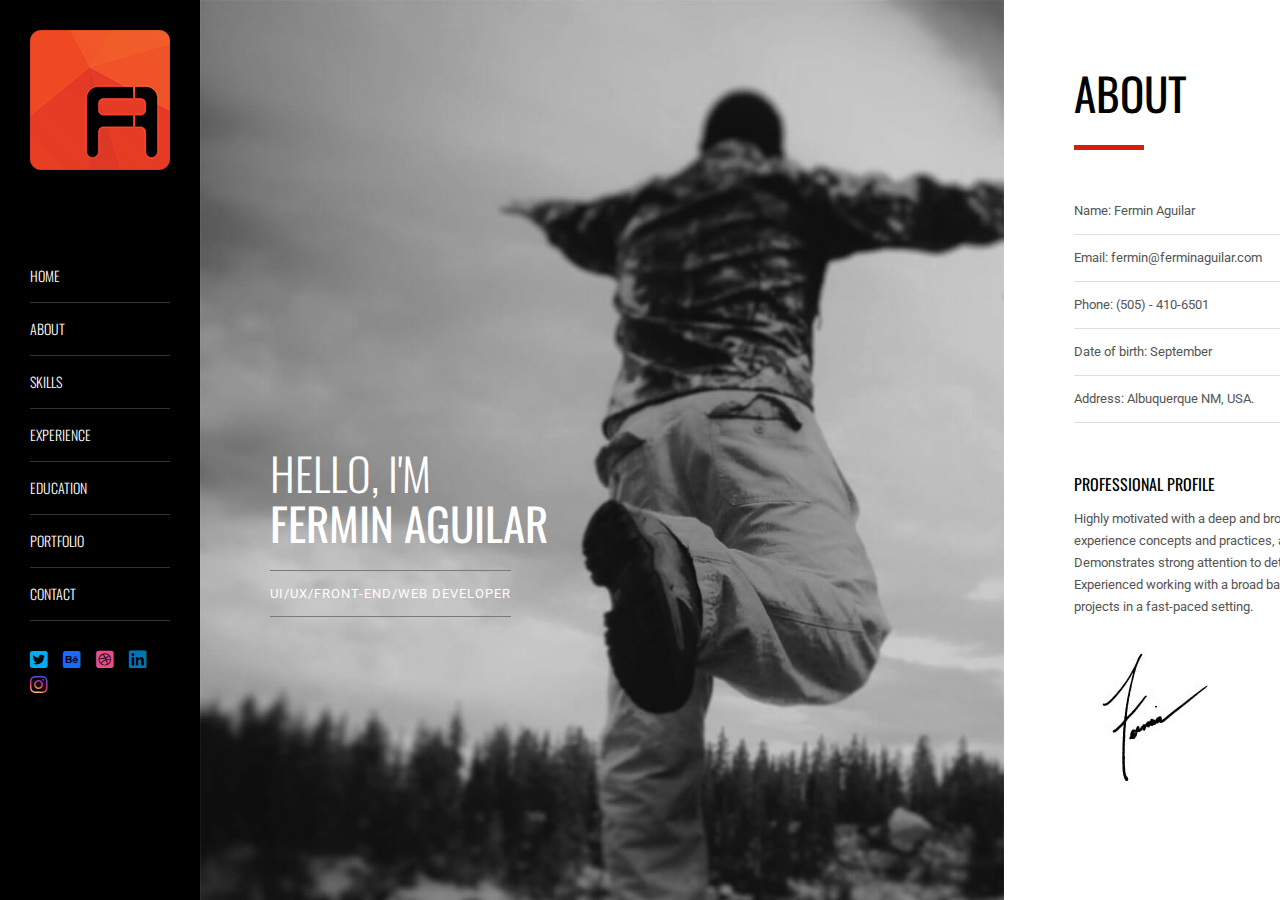
<file: Untitled-2.html>
<!DOCTYPE html>
<html lang="en">
<head>
<meta charset="UTF-8"/>
<meta http-equiv="X-UA-Compatible" content="IE=edge,chrome=1"/>
<meta name="viewport" content="width=device-width,initial-scale=1.0,maximum-scale=1"/>
<meta name="robots" content="index, follow">
<title>Fermin Aguilar - Resume / Portfolio</title>
<link rel="shortcut icon" href="favicon.ico">
<link rel="apple-touch-icon" sizes="180x180" href="/apple-touch-icon.png">
<link rel="icon" type="image/png" sizes="32x32" href="/favicon-32x32.png">
<link rel="icon" type="image/png" sizes="16x16" href="/favicon-16x16.png">
<link rel="manifest" href="/site.webmanifest">
<!-- Google Font-->
<link href="https://fonts.googleapis.com/css?family=Roboto:400,300italic,300,100italic,100,400italic,500,500italic,700,900,900italic,700italic%7COswald:400,300,700" rel="stylesheet" type="text/css">
<link rel="stylesheet" type="text/css" href="css/scroll.css"/>
<link rel="stylesheet" type="text/css" href="css/style.css"/>
<link rel="stylesheet" type="text/css" href="css/portfolio.css"/>
<link rel="stylesheet" type="text/css" href="css/carousel.css">
<link rel="stylesheet" type="text/css" href="css/responsive.css"/>
<!--<link rel="stylesheet" type="text/css" href="//cdnjs.cloudflare.com/ajax/libs/animate.css/3.2.0/animate.min.css" />-->
<link rel="stylesheet" href="https://cdnjs.cloudflare.com/ajax/libs/font-awesome/6.4.0/css/all.min.css" crossorigin="anonymous" referrerpolicy="no-referrer"/>
<script src="js/modernizr.custom.js"></script>
</head>
<body>
<div id="container" class="container"> 
  <!-- Left Menu / Logo-->
  <aside class="menu" id="menu">
    <div class="logo"> 
      <!-- Logo image--> 
      <img src="images/logo.png" width="140" height="140" alt=""/> 
      <!-- Logo name--> 
      <span>Fermin Aguilar</span> </div>
    <!-- Mobile Navigation--> 
    <a href="#menu1" class="menu-link"></a> 
    <!-- Left Navigation-->
    <nav id="menu1" role="navigation"> <a href="#chapterintroduction"> <span id="link_introduction" class="active">Home</span> </a> <a href="#chapterabout"> <span id="link_about">About</span> </a> <a href="#chapterskills"> <span id="link_skills">Skills</span> </a> <a href="#chapterexperience"> <span id="link_experience">Experience</span> </a> <a href="#chaptereducation"> <span id="link_education">Education</span> </a> <a href="#chapterportfolio"> <span id="link_portfolio">Portfolio</span> </a> <a href="#chaptercontact"> <span id="link_contact">Contact</span> </a> </nav>
    <div class="social"> <a href="https://twitter.com/ferminaguilar" class="twitter"> <i class="fab fa-twitter-square"></i> </a> <a href="https://www.behance.net/ferminaguilar" class="behance"> <i class="fab fa-behance-square"></i> </a> <a href="https://dribbble.com/ferminaguilar" class="dribbble"> <i class="fab fa-dribbble-square"></i> </a> <a href="https://www.linkedin.com/in/ferminaguilar" class="linkedin"> <i class="fab fa-linkedin"></i> </a> <a href="https://www.instagram.com/ferminaguilarUI.UX" class="instagram"> <i class="fab fa-instagram"></i> </a> </div>
  </aside>
  <!-- Go to top link for mobile device --> 
  <a href="#menu" class="totop-link">Go to the top</a>
  <div class="content-scroller">
    <div class="content-wrapper"> 
      
      <!-- Introduction -->
      <article class="content introduction" id="chapterintroduction">
        <div class="inner">
          <h2> <span>HEllo, I'm</span> <br>
            Fermin Aguilar </h2>
          <span class="title">UI/UX/Front-end/Web Developer</span> </div>
      </article>
      
      <!-- About -->
      <article class="content about white-bg" id="chapterabout">
        <div class="inner">
          <h2>About</h2>
          <div class="title-divider"></div>
          <div class="about-con">
            <ul>
              <li>Name: Fermin Aguilar</li>
              <li> Email: <a href="mailto:ferminaguilar.com">fermin@ferminaguilar.com</a> </li>
              <li>Phone: (505) - 410-6501</li>
              <li>Date of birth: September</li>
              <li>Address: Albuquerque NM, USA.</li>
            </ul>
            <h3>Professional Profile</h3>
            <p>Highly motivated with a deep and broad understanding of user experience concepts and practices, as well as user interface design. Demonstrates strong attention to detail and a gifted eye for aesthetics.  Experienced working with a broad base of individuals and clients on projects in a fast-paced setting. </p>
            <!--<a href="FerminAguilarResume.pdf" class="button"><i class="fa fa-file-pdf-o"></i> Download resume as PDF format</a> <a href="FerminAguilarResume.docx" class="button"><i class="fa fa-file-word-o"></i> Download resume as WORD format</a>--> 
            <img src="images/signature.jpg" class="signature" alt="Signature"/> </div>
        </div>
      </article>
      
      <!-- Skills -->
      <article class="content skills gray-bg" id="chapterskills">
        <div class="inner">
          <h2>Skills</h2>
          <div class="title-divider"></div>
          <h3>Skills</h3>
          <p>Good sense of humor. duh! I'm sure we can't have 100% skill set but the goal is to at least try to be. I believe I can deal with others and make sure I have empathy and good communication as well deal with myself when it comes to time and stress management. </p>
          <div class="skills-con">
            <div class="container-sub margin-top50">
              <div class="row">
                <div class="col-6 margin-bottom50">
                  <div class="col-6"> <span class="chart" data-percent="75"> <span class="percent"></span> </span> </div>
                  <div class="col-6 chart-text">
                    <h4>Web development</h4>
                    <p> 14 years</p>
                  </div>
                </div>
                <div class="col-6 margin-bottom50">
                  <div class="col-6"> <span class="chart" data-percent="80"> <span class="percent"></span> </span> </div>
                  <div class="col-6 chart-text">
                    <h4>ui/ux</h4>
                    <p> 5 years</p>
                  </div>
                </div>
                <div class="col-6">
                  <div class="col-6"> <span class="chart" data-percent="85"> <span class="percent"></span> </span> </div>
                  <div class="col-6 chart-text">
                    <h4>time, stress, communicate, concepts</h4>
                    <p>Over time</p>
                  </div>
                </div>
                <div class="col-6">
                  <div class="col-6"> <span class="chart" data-percent="78"> <span class="percent"></span> </span> </div>
                  <div class="col-6 chart-text">
                    <h4>HTML5 CSS3</h4>
                    <p> 3 years</p>
                  </div>
                </div>
              </div>
            </div>
            <div class="full-divider"></div>
            <div class="container-sub skill-list">
              <div class="row">
                <h3>Tools</h3>
                <p>I've selected tools for development that can help in the process of creating mood boards, concepts and interactive wireframes and prototypes. These tools and approaches for conducting day-to-day  work.</p>
                <div class="col-4 margin-top10">
                  <ul>
                    <li>Google Analythics &amp; SEO</li>
                    <li>Adobe Audition</li>
                    <li>JAWS</li>
                    <li>Redbooth</li>
                    <li>Fiddler</li>
                  </ul>
                </div>
                <div class="col-4 margin-top10">
                  <ul>
                    <li>Adobe Creative Suite</li>
                    <li>Total Validator</li>
                    <li>Moqups</li>
                    <li>CorelDraw</li>
                  </ul>
                </div>
                <div class="col-4 margin-top10">
                  <ul>
                    <li>Adobe Captivate</li>
                    <li>Browser Developer Tools</li>
                    <li>SortSite</li>
                    <li>Quark XPress</li>
                  </ul>
                </div>
              </div>
            </div>
            <div class="full-divider"></div>
            <div class="container-sub skill-list">
              <div class="row">
                <h3>Database</h3>
                <div class="col-3 margin-top10">
                  <ul>
                    <li>MySQL</li>
                  </ul>
                </div>
                <div class="col-3 margin-top10">
                  <ul>
                    <li>MS SQL</li>
                  </ul>
                </div>
                <div class="col-3 margin-top10">
                  <ul>
                    <li>MongoDB</li>
                  </ul>
                </div>
                <div class="col-3 margin-top10">
                  <ul>
                    <li>PostgreSQL</li>
                  </ul>
                </div>
              </div>
            </div>
            <div class="full-divider"></div>
            <div class="container-sub skill-list">
              <div class="row">
                <h3>Programming/Languages</h3>
                <div class="col-3 margin-top10">
                  <ul>
                    <li>ColdFusion</li>
                    <li>C#</li>
                    <li>HTML5/CSS3</li>
                  </ul>
                </div>
                <div class="col-3 margin-top10">
                  <ul>
                    <li>PHP</li>
                    <li>Python</li>
                    <li>Node.js</li>
                  </ul>
                </div>
                <div class="col-3 margin-top10">
                  <ul>
                    <li>Ruby</li>
                    <li>C++</li>
                  </ul>
                </div>
                <div class="col-3 margin-top10">
                  <ul>
                    <li>Java</li>
                    <li>JavaScript</li>
                  </ul>
                </div>
              </div>
            </div>
            <div class="full-divider"></div>
            <div class="container-sub skill-list">
              <div class="row">
                <h3>HTML5 Frameworks</h3>
                <div class="col-3 margin-top10">
                  <ul>
                    <li>Bootstrap</li>
                  </ul>
                </div>
                <div class="col-3 margin-top10">
                  <ul>
                    <li>Angular</li>
                  </ul>
                </div>
                <div class="col-3 margin-top10">
                  <ul>
                    <li>Ember</li>
                  </ul>
                </div>
                <div class="col-3 margin-top10">
                  <ul>
                    <li>Skeleton</li>
                  </ul>
                </div>
              </div>
            </div>
            <div class="full-divider"></div>
            <div class="container-sub skill-list">
              <div class="row">
                <h3>SERVERS OS</h3>
                <div class="col-3 margin-top10">
                  <ul>
                    <li>Windows</li>
                  </ul>
                </div>
                <div class="col-3 margin-top10">
                  <ul>
                    <li>Ubuntu</li>
                  </ul>
                </div>
                <div class="col-3 margin-top10">
                  <ul>
                    <li>OS X</li>
                  </ul>
                </div>
                <div class="col-3 margin-top10">
                  <ul>
                    <li>Centos</li>
                  </ul>
                </div>
              </div>
            </div>
            <div class="full-divider"></div>
            <div class="container-sub skill-list">
              <div class="row">
                <h3>Web Servers</h3>
                <div class="col-3 margin-top10">
                  <ul>
                    <li>Apache</li>
                  </ul>
                </div>
                <div class="col-3 margin-top10">
                  <ul>
                    <li>IBM HTTP</li>
                  </ul>
                </div>
                <div class="col-3 margin-top10">
                  <ul>
                    <li>Ember</li>
                  </ul>
                </div>
                <div class="col-3 margin-top10">
                  <ul>
                    <li>Nginx</li>
                  </ul>
                </div>
              </div>
            </div>
            <div class="full-divider"></div>
            <div class="container-sub skill-list">
              <div class="row">
                <h3>Application Servers</h3>
                <div class="col-3 margin-top10">
                  <ul>
                    <li>JBoss</li>
                  </ul>
                </div>
                <div class="col-3 margin-top10">
                  <ul>
                    <li>Apache Tomcat</li>
                  </ul>
                </div>
                <div class="col-3 margin-top10">
                  <ul>
                    <li>GlassFish</li>
                  </ul>
                </div>
                <div class="col-3 margin-top10">
                  <ul>
                    <li>WebSphere</li>
                  </ul>
                </div>
              </div>
            </div>
            <div class="full-divider"></div>
            <div class="container-sub skill-list">
              <div class="row">
                <h3>Mobile</h3>
                <div class="col-3 margin-top10">
                  <ul>
                    <li>iPhone</li>
                  </ul>
                </div>
                <div class="col-3 margin-top10">
                  <ul>
                    <li>Android</li>
                  </ul>
                </div>
                <div class="col-3 margin-top10">
                  <ul>
                    <li>BlackBerry</li>
                  </ul>
                </div>
                <div class="col-3 margin-top10">
                  <ul>
                    <li>Windows</li>
                  </ul>
                </div>
              </div>
            </div>
            <div class="full-divider"></div>
            <div class="container-sub skill-list">
              <div class="row">
                <h3>Social Networks</h3>
                <div class="col-3 margin-top10">
                  <ul>
                    <li>Facebook</li>
                    <li>Bēhance</li>
                  </ul>
                </div>
                <div class="col-3 margin-top10">
                  <ul>
                    <li>Twitter</li>
                    <li>Tumblr</li>
                  </ul>
                </div>
                <div class="col-3 margin-top10">
                  <ul>
                    <li>Linkedin</li>
                    <li>Instagram</li>
                  </ul>
                </div>
                <div class="col-3 margin-top10">
                  <ul>
                    <li>Pinterest</li>
                    <li>Flickr</li>
                  </ul>
                </div>
              </div>
            </div>
            <div class="full-divider"></div>
            <div class="container-sub skill-list">
              <div class="row">
                <h3>CMS/LMS/E-Commerce</h3>
                <div class="col-3 margin-top10">
                  <ul>
                    <li>WordPress</li>
                    <li>Moodle</li>
                    <li>WooCommerce</li>
                  </ul>
                </div>
                <div class="col-3 margin-top10">
                  <ul>
                    <li>Joomla</li>
                    <li>Liferay</li>
                    <li>Shopify</li>
                  </ul>
                </div>
                <div class="col-3 margin-top10">
                  <ul>
                    <li>Drupal</li>
                    <li>Magento</li>
                  </ul>
                </div>
                <div class="col-3 margin-top10">
                  <ul>
                    <li>DotNetNuke</li>
                    <li>osCommerce</li>
                  </ul>
                </div>
              </div>
            </div>
            <!----> 
          </div>
        </div>
      </article>
      
      <!-- Experience -->
      <article class="content experience white-bg" id="chapterexperience">
        <div class="inner">
          <h2>Experience</h2>
          <div class="title-divider"></div>
          <h3>My Thoughts</h3>
          <p>I have accumulated more than 24 years of experience as a UX/UI Designer, Web Designer, and Web Developer, specializing in front-end interface design, technology/web-based projects, multimedia, and interactive projects. Throughout my career, I have actively participated in cross-functional teams, contributing to the development of high-level concepts and solutions for custom online learning, websites, and web applications. As a developer, I possess comprehensive expertise in all aspects of web and interaction design and development. I thoroughly enjoy being involved in strategic visioning, project conception, brainstorming, and collaboration, where I can guide technology and media solutions, create exceptional user experiences, work closely with clients, and leverage my creativity and expertise to deliver compelling design solutions for each unique client.</p>
          <div class="experience-con">
            <div class="container-sub">
              <div class="full-divider"></div>
              <div class="row">
                <div class="experience-details">
                  <div class="col-12 margin-bottom50 margin-top50">
                    <div class="flot-left">
                      <h5>Goldbelt Hawk, LLC/Bureau of Indian Affairs</h5>
                      <h4>Drupal Developer</h4>
                      <span>November 2019 - Present</span> </div>
                  </div>
                </div>
                <div class="full-divider"></div>
                <div class="experience-details">
                  <div class="col-12 margin-bottom50 margin-top50">
                    <div class="flot-left">
                      <h5>Acro/State of New Mexico Workforce Solutions</h5>
                      <h4>UI/UX/Front-END/Web Developer</h4>
                      <span>October 2014 - June-2019</span> </div>
                  </div>
                </div>
                <div class="full-divider"></div>
                <div class="experience-details">
                  <div class="col-12 margin-bottom50 margin-top50">
                    <div class="flot-left">
                      <h5>GenQuest/State of New Mexico Workforce Solutions</h5>
                      <h4>UI/UX/Front-END/Web Developer</h4>
                      <span>October 2011 - October 2014</span> </div>
                  </div>
                </div>
                <div class="full-divider"></div>
                <div class="experience-details">
                  <div class="col-12 margin-bottom50 margin-top50">
                    <div class="flot-left">
                      <h5>Chickasaw Nation Industries</h5>
                      <h4>Web Developer</h4>
                      <span>November 2004 - October 2011</span> </div>
                  </div>
                </div>
                <div class="full-divider"></div>
                <div class="experience-details">
                  <div class="col-12 margin-bottom50 margin-top50">
                    <div class="flot-left">
                      <h5>Luz De Nambe</h5>
                      <h4>Web Developer</h4>
                      <span>January 2003 - October 2004</span> </div>
                  </div>
                </div>
                <div class="full-divider"></div>
                <div class="experience-details">
                  <div class="col-12 margin-bottom50 margin-top50">
                    <div class="flot-left">
                      <h5>EFG Creative</h5>
                      <h4>Web Designer/Freelance</h4>
                      <span>March 2001 - July 2006</span> </div>
                  </div>
                </div>
              </div>
            </div>
          </div>
        </div>
      </article>
      
      <!-- Education -->
      <article class="content education gray-bg" id="chaptereducation">
        <div class="inner">
          <h2>Education</h2>
          <div class="title-divider"></div>
          <h3>Just My Education</h3>
          <p>Learning is a never-ending journey. There is always something new to discover each day.</p>
          <div class="education-con">
            <div class="container-sub">
              <div class="full-divider"></div>
              <div class="row">
                <div class="education-details">
                  <div class="col-12 margin-bottom50 margin-top50">
                    <div class="flot-left">
                      <h5>Central New Mexico</h5>
                      <h4>Web Technology</h4>
                      <h5>December 2000</h5>
                      <span>Albuquerque, New Mexico</span> </div>
                  </div>
                  <!--<div class="col-6 margin-bottom50 margin-top50 no-margin-top">
                                                            Phasellus nec gravida purus. Aliquam ac enim vel ipsum consectetur vulputate. Duis quis feugiat neque. Pellentesque eleifend, nisi vel mattis vestibulum, est lacus pretium quam. </div>--> 
                </div>
                <div class="full-divider"></div>
                <div class="education-details">
                  <div class="col-12 margin-bottom50 margin-top50">
                    <div class="flot-left">
                      <h5>Central New Mexico</h5>
                      <h4>Engineering Drafting</h4>
                      <h5>May 1997</h5>
                      <span>Albuquerque, New Mexico</span> </div>
                  </div>
                  <!--                  <div class="col-6 margin-bottom50 margin-top50 no-margin-top">
                                                            Phasellus nec gravida purus. Aliquam ac enim vel ipsum consectetur vulputate. Duis quis feugiat neque. Pellentesque eleifend, nisi vel mattis vestibulum, est lacus pretium quam. </div>--> 
                </div>
                <div class="full-divider"></div>
                <div class="education-details">
                  <div class="col-12 margin-bottom50 margin-top50">
                    <div class="flot-left">
                      <h5>Artesia High School</h5>
                      <h4>High School Diploma</h4>
                      <h5>May 1994</h5>
                      <span>Artesia, New Mexico </span> </div>
                  </div>
                  <!--                  <div class="col-6 margin-bottom50 margin-top50 no-margin-top">
                                                            Phasellus nec gravida purus. Aliquam ac enim vel ipsum consectetur vulputate. Duis quis feugiat neque. Pellentesque eleifend, nisi vel mattis vestibulum, est lacus pretium quam. </div>--> 
                </div>
              </div>
            </div>
          </div>
        </div>
      </article>
      
      <!-- Pportfolio -->
      <article class="content portfolio white-bg" id="chapterportfolio">
        <div class="inner">
          <h2>Portfolio</h2>
          <div class="title-divider"></div>
          <h3>Our portfolio features a variety of projects and services</h3>
          <p>You can view some of the work currently going on. I am updating and currently designing and developing new projects. So please check back often to see my current work</p>
          <div class="portfolio-con">
            <div class="container-sub margin-top50">
              <div class="row">
                <div id="grid-gallery" class="grid-gallery">
                  <section class="grid-wrap">
                    <ul class="grid">
                      <li>
                        <figure> <img src="images/Portfolio_Climb_1.png" alt="Climb Website"/>
                          <figcaption>
                            <div class="figcaption-details"> <img src="images/icon-plus.png" height="82" width="82" alt=""/>
                              <h3>Climb</h3>
                              <span>Outdoor Rock Climbing</span> </div>
                          </figcaption>
                        </figure>
                      </li>
                      <li>
                        <figure> <img src="images/Portfolio_LR_1.png" alt="Land Rover Defender Website"/>
                          <figcaption>
                            <div class="figcaption-details"> <img src="images/icon-plus.png" height="82" width="82" alt=""/>
                              <h3>ColLab</h3>
                              <span>UI Appliacation</span> </div>
                          </figcaption>
                        </figure>
                      </li>
                      <li>
                        <figure> <img src="images/Portfolio_USA_1.png" alt="USA Women's Soccer"/>
                          <figcaption>
                            <div class="figcaption-details"> <img src="images/icon-plus.png" height="82" width="82" alt=""/>
                              <h3>USA Women's Soccer</h3>
                              <span>Sports Website</span> </div>
                          </figcaption>
                        </figure>
                      </li>
                      <li>
                        <figure> <img src="images/Portfolio_Vegan_1.png" alt="Vegan Restaurant"/>
                          <figcaption>
                            <div class="figcaption-details"> <img src="images/icon-plus.png" height="82" width="82" alt=""/>
                              <h3>Vegan Restaurant</h3>
                              <span>Food Website</span> </div>
                          </figcaption>
                        </figure>
                      </li>
                      <li>
                        <figure> <img src="images/Portfolio_Fishing_1.png" alt="Cañon Bonito"/>
                          <figcaption>
                            <div class="figcaption-details"> <img src="images/icon-plus.png" height="82" width="82" alt=""/>
                              <h3>Cañon Bonito</h3>
                              <span>Outdoor Website</span> </div>
                          </figcaption>
                        </figure>
                      </li>
                      <li>
                        <figure> <img src="images/Portfolio_Workforce_1.png" alt="Workforce"/>
                          <figcaption>
                            <div class="figcaption-details"> <img src="images/icon-plus.png" height="82" width="82" alt=""/>
                              <h3>Workforce</h3>
                              <span>State Government</span> </div>
                          </figcaption>
                        </figure>
                      </li>
                      <li>
                        <figure> <img src="images/Portfolio_Nike_1.png" alt="Nike"/>
                          <figcaption>
                            <div class="figcaption-details"> <img src="images/icon-plus.png" height="82" width="82" alt=""/>
                              <h3>Nike</h3>
                              <span>E-commerce Website</span> </div>
                          </figcaption>
                        </figure>
                      </li>
                      <li>
                        <figure> <img src="images/Portfolio_AM_1.png" alt="Arrow Mountain"/>
                          <figcaption>
                            <div class="figcaption-details"> <img src="images/icon-plus.png" height="82" width="82" alt=""/>
                              <h3>Arrow Mountain</h3>
                              <span>E-commerce Website</span> </div>
                          </figcaption>
                        </figure>
                      </li>
                    </ul>
                  </section>
                  
                  <!-- Lightbox Popup -->
                  <section class="slideshow">
                    <ul>
                      <li>
                        <figure>
                          <figcaption>
                            <h3>Climb</h3>
                            <span>Outdoor Rock Climbing</span>
                            <p></p>
                          </figcaption>
                          <div id="owl-demo" class="owl-carousel">
                            <div class="item"> <img src="images/Portfolio_Climb_2.png" alt=""/> </div>
                            <div class="item"> <img src="images/Portfolio_Climb_3.png" alt=""/> </div>
                            <div class="item"> <img src="images/Portfolio_Climb_4.png" alt=""/> </div>
                            <div class="item"> <img src="images/Portfolio_Climb_5.png" alt=""> </div>
                            <div class="item"> <img src="images/Portfolio_Climb_6.png" alt=""/> </div>
                          </div>
                        </figure>
                      </li>
                      <li>
                        <figure>
                          <figcaption>
                            <h3>Land Rover Defender</h3>
                            <span>Remade Icon</span>
                            <p></p>
                          </figcaption>
                          <div id="owl-demo0" class="owl-carousel">
                            <div class="item"> <img src="images/Portfolio_LR_2.png" alt=""/> </div>
                            <div class="item"> <img src="images/Portfolio_LR_3.png" alt=""/> </div>
                            <div class="item"> <img src="images/Portfolio_LR_4.png" alt=""/> </div>
                            <div class="item"> <img src="images/Portfolio_LR_5.png" alt=""/> </div>
                            <div class="item"> <img src="images/Portfolio_LR_6.png" alt=""/> </div>
                          </div>
                        </figure>
                      </li>
                      <li>
                        <figure>
                          <figcaption>
                            <h3>USA Woman's Soccer</h3>
                            <span>Sports Website</span>
                            <p></p>
                          </figcaption>
                          <div id="owl-demo1" class="owl-carousel">
                            <div class="item"> <img src="images/Portfolio_USA_2.png" alt=""> </div>
                            <div class="item"> <img src="images/Portfolio_USA_3.png" alt=""/> </div>
                            <div class="item"> <img src="images/Portfolio_USA_4.png" alt=""/> </div>
                            <div class="item"> <img src="images/Portfolio_USA_5.png" alt=""/> </div>
                            <div class="item"> <img src="images/Portfolio_USA_6.png" alt=""/> </div>
                          </div>
                        </figure>
                      </li>
                      <li>
                        <figure>
                          <figcaption>
                            <h3>Vegan Restaurant</h3>
                            <span>Food Website</span>
                            <p></p>
                          </figcaption>
                          <div id="owl-demo2" class="owl-carousel">
                            <div class="item"> <img src="images/Portfolio_Vegan_2.png" alt=""/> </div>
                            <div class="item"> <img src="images/Portfolio_Vegan_3.png" alt=""/> </div>
                            <div class="item"> <img src="images/Portfolio_Vegan_4.png" alt=""/> </div>
                            <div class="item"> <img src="images/Portfolio_Vegan_5.png" alt=""/> </div>
                            <div class="item"> <img src="images/Portfolio_Vegan_6.png" alt=""/> </div>
                          </div>
                        </figure>
                      </li>
                      <li>
                        <figure>
                          <figcaption>
                            <h3>Cañon Bonito</h3>
                            <span>Outdoor Website</span>
                            <p></p>
                          </figcaption>
                          <div id="owl-demo3" class="owl-carousel">
                            <div class="item"> <img src="images/Portfolio_Fishing_2.png" alt=""/> </div>
                            <div class="item"> <img src="images/Portfolio_Fishing_3.png" alt=""/> </div>
                            <div class="item"> <img src="images/Portfolio_Fishing_4.png" alt=""/> </div>
                            <div class="item"> <img src="images/Portfolio_Fishing_5.png" alt=""/> </div>
                            <div class="item"> <img src="images/Portfolio_Fishing_6.png" alt=""/> </div>
                          </div>
                        </figure>
                      </li>
                      <li>
                        <figure>
                          <figcaption>
                            <h3>Workforce</h3>
                            <span>State Government</span>
                            <p></p>
                          </figcaption>
                          <div id="owl-demo4" class="owl-carousel">
                            <div class="item"> <img src="images/Portfolio_Workforce_2.png" alt=""/> </div>
                            <div class="item"> <img src="images/Portfolio_Workforce_3.png" alt=""/> </div>
                            <div class="item"> <img src="images/Portfolio_Workforce_4.png" alt=""/> </div>
                            <div class="item"> <img src="images/Portfolio_Workforce_5.png" alt=""/> </div>
                            <div class="item"> <img src="images/Portfolio_Workforce_6.png" alt=""/> </div>
                          </div>
                        </figure>
                      </li>
                      <li>
                        <figure>
                          <figcaption>
                            <h3>Nike</h3>
                            <span>E-commerce Website</span>
                            <p></p>
                          </figcaption>
                          <div id="owl-demo5" class="owl-carousel">
                            <div class="item"> <img src="images/Portfolio_Nike_2.png" alt=""/> </div>
                            <div class="item"> <img src="images/Portfolio_Nike_3.png" alt=""/> </div>
                            <div class="item"> <img src="images/Portfolio_Nike_4.png" alt=""/> </div>
                            <div class="item"> <img src="images/Portfolio_Nike_5.png" alt=""/> </div>
                            <div class="item"> <img src="images/Portfolio_Nike_6.png" alt=""/> </div>
                          </div>
                        </figure>
                      </li>
                      <li>
                        <figure>
                          <figcaption>
                            <h3>Arrow Mountain</h3>
                            <span>E-commerce Website</span>
                            <p></p>
                          </figcaption>
                          <div id="owl-demo6" class="owl-carousel">
                            <div class="item"> <img src="images/Portfolio_AM_2.png" alt=""/> </div>
                            <div class="item"> <img src="images/Portfolio_AM_3.png" alt=""/> </div>
                            <div class="item"> <img src="images/Portfolio_AM_4.png" alt=""/> </div>
                            <div class="item"> <img src="images/Portfolio_AM_5.png" alt=""/> </div>
                            <div class="item"> <img src="images/Portfolio_AM_6.png" alt=""/> </div>
                          </div>
                        </figure>
                      </li>
                    </ul>
                    <nav> <span class="fa nav-prev"></span> <span class="fa nav-next"></span> <span class="fa nav-close"></span> </nav>
                  </section>
                </div>
              </div>
            </div>
          </div>
        </div>
      </article>
      
      <!-- Contact -->
      <article class="content contact gray-bg" id="chaptercontact">
        <div class="inner">
          <h2>Contact</h2>
          <div class="title-divider"></div>
          <h3>Let's Keep In Touch</h3>
          <p>Questions or Comments Get in touch with me! To learn more about me and what I can do just call or email.</p>
          <div class="full-divider"></div>
          <div class="contact-con margin-top50">
            <div class="container-sub">
              <div class="row">
                <div class="contact-details">
                  <div class="col-6">
                    <div class="contact-text">
                      <div class="col-2 icon-block address"> <i class="fa fa-map-marker"></i> </div>
                      <div class="flot-left"> <strong>Fermin Aguilar</strong> <br>
                        Albuquerque, NM 87102 </div>
                    </div>
                    <div class="contact-text">
                      <div class="col-2 icon-block phone"> <i class="fa fa-phone"></i> </div>
                      <div class="flot-left"> <strong>Phone</strong> <br>
                        505-410-6501 </div>
                    </div>
                    <div class="contact-text">
                      <div class="col-2 icon-block email"> <i class="fa fa-envelope"></i> </div>
                      <div class="flot-left"> <strong>Email</strong> <br>
                        <a href="mailto:fermin@ferminaguilar.com">fermin@ferminaguilar.com</a> </div>
                    </div>
                  </div>
                  <div class="col-6 m-margin-top30">
                    <h3>Social Networks</h3>
                    <div class="contact-social margin-top30"> <a href="http://www.twitter.com/ferminaguilar" class="twitter"> <i class="fab fa-twitter-square"></i> </a> <a href="http://www.behance.net/ferminaguilar"> <i class="fab fa-behance-square"></i> </a> <a href="https://dribbble.com/ferminaguilar"> <i class="fab fa-dribbble-square"></i> </a> <a href="https://www.linkedin.com/in/ferminaguilar"> <i class="fab fa-linkedin"></i> </a> <a href="https://www.instagram.com/ferminaguilarUI.UX" class="instagram"> <i class="fab fa-instagram"></i> </a> </div>
                  </div>
                </div>
              </div>
            </div>
            <div class="full-divider"></div>
          </div>
        </div>
      </article>
      
      <!-- Introduction -->
      <article class="content introduction-end" id="chapterthankyou">
        <div class="inner">
          <div class="introduction-end-con margin-top50">
            <h3> <strong>Fermin Aguilar</strong> </h3>
            <div id="rotate" class="rotate">
              <div> <span>motivated.</span> </div>
              <div> <span>excited.</span> </div>
              <div> <span>looking forward.</span> </div>
              <div> <span>hardwork.</span> </div>
            </div>
          </div>
        </div>
      </article>
    </div>
    <!-- content-wrapper --> 
  </div>
  <!-- content-scroller --> 
</div>
<script type="text/javascript" src="js/head.min.js"></script> 
<!-- Portfolio Thumbnail --> 
<script type="text/javascript" src="js/imagesloaded.min.js"></script> 
<script type="text/javascript" src="js/masonry.min.js"></script> 
<script type="text/javascript" src="js/class_helper.js"></script> 
<script type="text/javascript" src="js/grid_gallery.js"></script> 
<!-- Portfolio Grid --> 
<script>
    new CBPGridGallery(document.getElementById('grid-gallery'));
    </script> 
<script>
    head.js(
    {
        jquery: "js/jquery.min.js"
    },
    {
        mousewheel: "js/jquery.mousewheel.js"
    },
    {
        mwheelIntent: "js/mwheelIntent.js"
    },
    {
        jScrollPane: "js/jquery.jscrollpane.min.js"
    },
    {
        history: "js/jquery.history.js"
    },
    {
        stringLib: "js/core.string.js"
    },
    {
        easing: "js/jquery.easing.1.3.js"
    },
    {
        smartresize: "js/jquery.smartresize.js"
    },
    {
        page: "js/jquery.page.js"
    }
    );
    </script> 
<script type="text/javascript" src="https://cdnjs.cloudflare.com/ajax/libs/jquery/3.4.1/jquery.min.js"></script> 
<!-- Send Email --> 
<script type="text/javascript" src="js/sendemail.js"></script> 
<!-- Progressbar / Skills--> 
<script type="text/javascript" src="js/progressbar.js"></script> 

<!-- Portfolio Slider--> 
<script type="text/javascript" src="js/carousel.js"></script> 
<script type="text/javascript" src="js/jquery.easypiechart.js"></script> 
<script type="text/javascript" src="js/text.rotator.js"></script> 
<!-- All Javascript Component--> 
<script src="js/settings.js"></script>
</body>
</html>
</file>
<file: css/scroll.css>
.jspContainer{overflow:hidden;position:relative}.jspPane{position:absolute}.jspVerticalBar{position:absolute;top:0;right:0;width:5px;height:100%;background:0 0;opacity:0;-webkit-transition:opacity .2s linear;-moz-transition:opacity .2s linear;-o-transition:opacity .2s linear;-ms-transition:opacity .2s linear;transition:opacity .2s linear}.jspHorizontalBar{position:absolute;bottom:5px;left:0;width:100%;height:7px;background:0 0}.jspHorizontalBar *,.jspVerticalBar *{margin:0;padding:0}.jspCap{display:none}.jspHorizontalBar .jspCap{float:left}.jspTrack{background:rgba(202,202,202,.2);position:relative}.jspDrag{background:rgba(0,0,0,.1);position:relative;top:0;left:0;cursor:pointer}.jspDrag:hover{background:rgba(0,0,0,.2)}.jspHorizontalBar .jspDrag,.jspHorizontalBar .jspTrack{float:left;height:100%}.jspArrow{background:#50506d;text-indent:-20000px;display:block;cursor:pointer}.jspArrow.jspDisabled{cursor:default;background:#80808d}.jspVerticalBar .jspArrow{height:16px}.jspHorizontalBar .jspArrow{width:16px;float:left;height:100%}.jspVerticalBar .jspArrow:focus{outline:0}.jspCorner{background:#eeeef4;float:left;height:100%}* html .jspCorner{margin:0 -3px 0 0}
</file>
<file: css/portfolio.css>
.grid-gallery{height:2600px}.grid-gallery ul{list-style:none;margin:0;padding:0}.grid-gallery figure{margin:0}.grid-gallery figure img{display:block;width:100%}.grid-gallery figcaption h3{margin:0;font-weight:500;font-size:20px;font-family:Roboto,sans-serif;color:#000;text-transform:uppercase;padding:0 0 10px 0}.grid-gallery figcaption span{border-bottom:3px solid #d91e0b;color:#000;display:block;font-size:12px;margin:0 0 25px;padding:0 0 15px;text-transform:uppercase}.grid{margin:0 auto}.grid li{width:100%;float:left;cursor:pointer;margin:0 0 70px 0;position:relative!important;top:inherit!important}.grid figure{-webkit-transition:opacity .2s;transition:opacity .2s}.grid li:hover figure{opacity:1}.grid figcaption{background-color:#d91e0b;opacity:0;position:absolute;top:0;width:100%;height:100%;transition-timing-function:ease-out;-moz-transition-timing-function:ease-out;-webkit-transition-timing-function:ease-out;-o-transition-timing-function:ease-out;transition-duration:.2s;-moz-transition-duration:.2s;-webkit-transition-duration:.2s;-o-transition-duration:.2s}.grid li:hover figcaption{opacity:1;transition-timing-function:ease-out;-moz-transition-timing-function:ease-out;-webkit-transition-timing-function:ease-out;-o-transition-timing-function:ease-out;transition-duration:.2s;-moz-transition-duration:.2s;-webkit-transition-duration:.2s;-o-transition-duration:.2s}.figcaption-details{position:absolute;top:32%;width:100%;text-align:center}.figcaption-details img{width:82px!important;height:82px!important;display:inline!important;margin:0 0 30px}.slideshow{position:fixed;background:rgba(255,204,0,1);background:-moz-linear-gradient(left,rgba(255,204,0,1) 0,rgba(217,30,11,.85) 100%);background:-webkit-gradient(left top,right top,color-stop(0,rgba(255,204,0,1)),color-stop(100%,rgba(217,30,11,.85)));background:-webkit-linear-gradient(left,rgba(255,204,0,1) 0,rgba(217,30,11,.85) 100%);background:-o-linear-gradient(left,rgba(255,204,0,1) 0,rgba(217,30,11,.85) 100%);background:-ms-linear-gradient(left,rgba(255,204,0,1) 0,rgba(217,30,11,.85) 100%);background:linear-gradient(to right,rgba(255,204,0,1) 0,rgba(217,30,11,.85) 100%);width:100%;height:100%;top:0;left:0;z-index:500;opacity:0;visibility:hidden;overflow:hidden;-webkit-perspective:1000px;perspective:1000px;-webkit-transition:opacity .5s,visibility 0s .5s;transition:opacity .5s,visibility 0s .5s}.slideshow-open .slideshow{opacity:1;visibility:visible;-webkit-transition:opacity .5s;transition:opacity .5s}.slideshow ul{width:100%;height:100%;-webkit-transform-style:preserve-3d;transform-style:preserve-3d;-webkit-transform:translate3d(0,0,150px);transform:translate3d(0,0,150px);-webkit-transition:-webkit-transform .5s;transition:transform .5s}.slideshow ul.animatable li{-webkit-transition:-webkit-transform .5s;transition:transform .5s}.slideshow-open .slideshow ul{-webkit-transform:translate3d(0,0,0);transform:translate3d(0,0,0)}.slideshow li{width:700px;height:630px;position:absolute;top:42%;left:47.5%;margin:-280px 0 0 -330px;visibility:hidden}.slideshow li.show{visibility:visible}.slideshow li:after{content:'';position:absolute;width:114%;height:114%;top:0;left:0;background:rgba(255,255,255,.8);-webkit-transition:opacity .3s;transition:opacity .3s}.slideshow li.current:after{visibility:hidden;opacity:0;-webkit-transition:opacity .3s,visibility 0s .3s;transition:opacity .3s,visibility 0s .3s}.slideshow figure{width:100%;height:100%;background:#fff;border:50px solid #fff;overflow:hidden}.slideshow figcaption{padding-bottom:20px}.slideshow figcaption h3{font-weight:300;font-size:200%}.slideshow nav span{position:fixed;z-index:1000;color:#000;text-align:center;padding:3%;cursor:pointer;font-size:2.2em}.slideshow nav span:hover{color:#fff}.slideshow nav span.nav-next,.slideshow nav span.nav-prev{top:50%;-webkit-transform:translateY(-50%);transform:translateY(-50%)}.slideshow nav span.nav-close{top:0;right:0;padding:.5em .7em;color:#fff;background-color:#000}.slideshow nav span.nav-close:hover{background-color:#fff;color:#000}.icon:after,.icon:before{font-family:FontAwesome;speak:none;font-style:normal;font-weight:400;font-variant:normal;text-transform:none;line-height:1;-webkit-font-smoothing:antialiased;-moz-osx-font-smoothing:grayscale}span.nav-prev{left:20%}span.nav-prev:before{content:"\f053"}span.nav-next{right:20%}span.nav-next:before{content:"\f054"}span.nav-close:before{content:"\f00d"}
</file>
<file: css/carousel.css>
.owl-carousel .owl-wrapper:after{content:".";display:block;clear:both;visibility:hidden;line-height:0;height:0}.owl-carousel{display:none;position:relative;width:100%;-ms-touch-action:pan-y}.owl-carousel .owl-wrapper{display:none;position:relative;-webkit-transform:translate3d(0,0,0)}.owl-carousel .owl-wrapper-outer{overflow:hidden;position:relative;width:100%}.owl-carousel .owl-wrapper-outer.autoHeight{-webkit-transition:height .5s ease-in-out;-moz-transition:height .5s ease-in-out;-ms-transition:height .5s ease-in-out;-o-transition:height .5s ease-in-out;transition:height .5s ease-in-out}.owl-carousel .owl-item{float:left}.owl-controls .owl-buttons div,.owl-controls .owl-page{cursor:pointer}.owl-controls{-webkit-user-select:none;-khtml-user-select:none;-moz-user-select:none;-ms-user-select:none;user-select:none;-webkit-tap-highlight-color:transparent}.grabbing{cursor:url(../images/grabbing.png) 8 8,move}.owl-carousel .owl-item,.owl-carousel .owl-wrapper{-webkit-backface-visibility:hidden;-moz-backface-visibility:hidden;-ms-backface-visibility:hidden;-webkit-transform:translate3d(0,0,0);-moz-transform:translate3d(0,0,0);-ms-transform:translate3d(0,0,0)}.owl-theme .owl-controls{margin-top:10px;text-align:center}.owl-pagination{bottom:0.5%;position:absolute;width:100%;text-align:center;z-index:1}.owl-buttons{display:none}.owl-theme .owl-controls .owl-buttons div{color:#fff;display:inline-block;zoom:1;margin:5px;padding:3px 10px;font-size:12px;-webkit-border-radius:30px;-moz-border-radius:30px;border-radius:30px;background:#869791;filter:Alpha(Opacity=50);opacity:.5}.owl-theme .owl-controls.clickable .owl-buttons div:hover{filter:Alpha(Opacity=100);opacity:1;text-decoration:none}.owl-theme .owl-controls .owl-page{display:inline-block;zoom:1}.owl-theme .owl-controls .owl-page span{border:2px solid #fff;border-radius:100%;display:block;height:10px;margin:5px 7px;width:10px}.owl-theme .owl-controls .owl-page.active span,.owl-theme .owl-controls.clickable .owl-page:hover span{background-color:#fff}.owl-theme .owl-controls .owl-page span.owl-numbers{height:auto;width:auto;color:#fff;padding:2px 10px;font-size:12px;-webkit-border-radius:30px;-moz-border-radius:30px;border-radius:30px}.owl-item.loading{min-height:150px;background:url(AjaxLoader.gif) no-repeat center center}
</file>
<file: css/responsive.css>
@media screen and (max-width:1024px){.jspVerticalBar{opacity:1}.menu nav{top:180px}.social{top:535px}.copyright{padding:20px 30px}.inner{padding:50px}.content{width:700px}.slideshow figure{width:80%;height:80%;margin:0 10%}.slideshow nav span.nav-next,.slideshow nav span.nav-prev{top:60%}span.nav-prev{display:none}span.nav-next{display:none}.slideshow li{display:none}.slideshow li.current{display:block}.owl-pagination{bottom:20%}.introduction-end-con{width:46%;margin-top:50%}.introduction-end-con h3{font-size:45px;line-height:90px}}@media screen and (max-width:768px){body{overflow-x:auto;overflow-y:auto}.codrops-top a{background:#000;color:#fff;text-shadow:none}nav .jspPane{width:100%!important}h2{font-size:40px}.codrops-top a:nth-child(1){left:10px}a.totop-link{display:block}.menu{position:fixed;width:100%;height:460px}.menu nav{top:50px;bottom:20px}.content-scroller{position:relative;height:auto;left:0;overflow:visible}.content-wrapper{height:auto;width:auto;margin-left:0}.content{border:none;width:auto}.content,.content:first-child{width:auto;float:none;overflow-y:auto}.content:last-child{display:none}.logo{margin:0}.logo span{color:#fff;display:block;font-family:Oswald,sans-serif;font-size:20px;font-weight:400;text-transform:uppercase;float:left;width:80%;text-align:left;padding:13px 0 13px 15px}.logo img{display:none}.menu-link{display:block;float:right;padding:14px 15px 0 0;width:25px;height:25px;font-size:23px;color:#fff}.menu-link:hover{color:#999}.menu-link:before{content:"\f039";font-family:'Font Awesome 5 Pro';font-weight:400}.menu nav a{margin:0 17px}.menu nav a:last-child{border-bottom:none}.menu nav{display:none}nav.active{display:block;overflow:visible!important;width:100%!important}nav.active .jspContainer{background-color:#000;height:380px!important;width:100%!important}.menu{height:50px}.copyright{display:none}.social{display:none}.grid li{width:100%}.inner{padding:60px 40px}.introduction .jspContainer{height:600px!important}.introduction .inner{margin:30% 0 0 0}.button{font-size:12px;width:100%;display:block;text-align:center}.education-con .col-3,.experience-details .col-3{width:30%}.slideshow figure{width:auto;height:auto}.slideshow figcaption h3{line-height:30px}.slideshow .nav-next,.slideshow .nav-prev{display:none}.content-active .inner{padding-top:130px!important}.slideshow li:after{position:relative}.owl-pagination{bottom:0}.grid-gallery{height:auto}}@media screen and (max-width:675px){.inner{padding:40px 30px}.introduction .inner{background:url(../images/black-transparent.png) repeat}.introduction h2{font-size:35px;line-height:40px;margin-bottom:16px}.introduction span.title{display:block;font-size:11px;color:#fff;padding:10px 0;border-bottom:1px solid #fff;border-top:1px solid #fff}.button{width:auto}.about{background:0 0}.about .inner{width:auto}.jspPane{width:100%!important}.col-3,.col-4,.col-6{width:100%}.figcaption-details img{height:25px!important;width:25px!important;margin:0}.grid li{margin:0 0 40px 0}.grid-gallery .figcaption-details h3{font-size:15px;padding:15px 0 0}.skills-con .col-6{text-align:center}.skills-con h4{width:100%;margin:0}.chart-text p{margin:0}.skills-con .margin-top50 .row>div:nth-child(3){margin-bottom:50px}.education-con .col-3,.experience-details .col-3{width:100%}.flot-left{width:100%;margin:10px 0 0 0}.contact-details .col-2{width:15%}.email{margin-bottom:0}.contact-form input[type=text],textarea{width:92%}.m-margin-top30{margin-top:30px}.contact-social a i{margin:0 10px}.contact-social a:first-child i{margin:0 10px 0 0}.margin-top50{margin-top:35px}.margin-bottom50{margin-bottom:35px}.no-margin-top{margin-top:0!important}.progress-value span{display:none}.progress{width:100%}.progress-bar-description{margin:0}}@media screen and (max-width:620px){h2{font-size:30px;line-height:30px}.title-divider{margin:20px 0 30px 0}.slideshow figure{border:20px solid #fff;border-top:10px solid #fff}.slideshow figure{width:50%}.slideshow li{left:50%;top:0;margin:20px 0 0 -265px}.owl-pagination{bottom:0}.contact-form input[type=text],textarea{width:88%}}@media screen and (max-width:420px){.slideshow figure{width:36%}.slideshow li{margin:20px 0 0 -216px}.slideshow nav span{font-size:1.6em}.slideshow nav span.nav-close{padding:.4em .5em}.slideshow figcaption h3{font-size:130%;padding:0 0 0}.grid-gallery{height:auto}}
</file>
<file: css/style.css>
@import url('normalize.css');
/*
----------------------------------

	Name: style.css
	Version: 1.0.0

----------------------------------

	Table of Contents
	
	#Reset
	#Typography
	#Base Grid
	#Left Side 
	#Content Area 
	#Introduction Screen
	#About Screen
	#Skills Screen
	#Progressbar
	#PieChart
	#Experience Screen
	#Education Screen
	#Contact Screen
	#Last Screen

*/

/* ==========================================================================
   #Reset
   ========================================================================== */

body {
	font-family: 'Roboto', sans-serif;
	font-weight: 400;
	font-size: 13px;
	color: #545454;
	line-height: 22px;
	overflow-y: hidden;
	overflow-x: hidden;
	-webkit-font-smoothing: antialiased;
}
a {
	color: #545454;
	text-decoration: none;
	transition-duration: .2s;
	-moz-transition-duration: .2s;
	-webkit-transition-duration: .2s;
	-o-transition-duration: .2s;
}
a:hover {
	color: #000;
}
::selection {
	color: #000;
	background: none repeat scroll 0 0 #D91E0B;
}
::-moz-selection {
color:#000;
background: none repeat scroll 0 0 #D91E0B;
}
* {
	outline: 0!important;
	-webkit-touch-callout: none;
	-webkit-user-select: none;
	-khtml-user-select: none;
	-moz-user-select: none;
	-ms-user-select: none;
	user-select: none;
	transition-timing-function: ease-out;
	-moz-transition-timing-function: ease-out;
	-webkit-transition-timing-function: ease-out;
	-o-transition-timing-function: ease-out;
	
}
figure, .slideshow li, .grid-gallery {
	outline: 0!important;
	-webkit-touch-callout: none;
	-webkit-user-select: none;
	-khtml-user-select: none;
	-moz-user-select: none;
	-ms-user-select: none;
	user-select: none;
	transition-timing-function: none;
	-moz-transition-timing-function: none;
	-webkit-transition-timing-function: none;
	-o-transition-timing-function: none;
	transition-duration: 0s;
	-moz-transition-duration: 0s;
	-webkit-transition-duration: 0s;
	-o-transition-duration: 0s;
}
img {
	-webkit-backface-visibility: hidden;
	max-width: 100%;
	height: auto;
}
.flot-left {
	float: left
}
.flot-right {
	float: right
}
input[type="text"], textarea {
	padding: 15px;
	border: none;
	border: 1px solid #dfdfdf;
	color: #a6a6a6;
	resize: none;
	width: 95.2%;
	font-size: 14px;
	margin: 20px 0 0;
	-webkit-user-select: text;
}
input[type="submit"] {
	border: 2px solid #D91E0B;
	background-color: transparent;
	color: #a6a6a6;
	font-weight: 400;
	font-family: 'Oswald', sans-serif;
	color: #000;
	font-size: 16px;
	text-transform: uppercase;
	padding: 8px 18px;
	background-color: #FFF;
	margin: 20px 0 0;
	transition-duration: .2s;
	-moz-transition-duration: .2s;
	-webkit-transition-duration: .2s;
	-o-transition-duration: .2s;
}
input[type="text"]:focus, textarea:focus {
	outline: none;
	color: #545454;
	border: 1px solid #D91E0B;
}
input[type="submit"]:hover {
	background-color: #D91E0B;
	color: #fff;
}
input[type="text"], input[type="email"], input[type="search"], input[type="password"], textarea, input[type="submit"], input[type="button"] {
	box-shadow: none !important;
	border-radius: 0px;
	-webkit-appearance: none;
	-moz-appearance: none;
	-webkit-user-select: text;
}
.validation {
	border: 1px solid #dc0505 !important;
}
#successmsg {
	margin-top: 10px;
	color: #7e983c;
}
/* ==========================================================================
   #Typography
   ========================================================================== */
   
h1, h2, h3, h4, h5 {
	font-weight: 400;
	font-family: 'Oswald', sans-serif;
	color: #000;
	text-transform: uppercase;
}
h1 {
	font-style: italic;
	border-bottom: 1px solid rgba(126, 126, 126, 0.3);
	padding: 35px 15px 15px 15px;
	margin: 0px 20px 20px 20px;
	position: relative;
	font-size: 38px;
}
h2 {
	font-size: 45px;
	margin: 0;
	line-height: 45px;
}
h2 span {
	font-weight: 300
}
h3 {
	font-size: 16px;
	margin: 50px 0 10px;
}
h4 {
	font-size: 25px;
	font-weight: 100;
	line-height: 30px;
	margin: 0;
}
h5 {
	font-size: 18px;
}
.title-divider {
	width: 70px;
	height: 5px;
	background-color: #D91E0B;
	margin: 30px 0 50px 0
}
.full-divider {
	width: 100%;
	height: 1px;
	background-color: #dfdfdf;
	margin: 50px 0 0 0;
	clear: both;
}
.gray-bg {
	background-color: #f7f7f7
}
.white-bg {
	background-color: #FFFFF
}
.button {
	border: 2px solid #D91E0B;
	background-color: #FFF;
	font-family: 'Oswald', sans-serif;
	font-weight: 400;
	color: #000;
	font-size: 16px;
	text-transform: uppercase;
	margin: 20px 0;
	padding: 10px 15px;
	display: inline-block;
	letter-spacing: 1px;
	transition-duration: .2s;
	-moz-transition-duration: .2s;
	-webkit-transition-duration: .2s;
	-o-transition-duration: .2s;
}
.button:hover {
	border: 2px solid #D91E0B;
	background-color: #D91E0B;
	color: #fff;
}

/* ==========================================================================
   #Base Grid
   ========================================================================== */
   
.container-sub {
	width: 100%;
	position: relative;
	margin: 0 auto;
}
.col-1, .col-2, .col-3, .col-4, .col-5, .col-6, .col-7, .col-8, .col-9, .col-10, .col-11, .col-12 {
	float: left;
	position: relative;
}
.col-12 {
	width: 100%
}
.col-11 {
	width: 91.66666667%
}
.col-10 {
	width: 83.33333333%
}
.col-9 {
	width: 75%
}
.col-8 {
	width: 66.66666667%
}
.col-7 {
	width: 58.33333333%
}
.col-6 {
	width: 50%
}
.col-5 {
	width: 41.66666667%
}
.col-4 {
	width: 33.33333333%
}
.col-3 {
	width: 25%
}
.col-2 {
	width: 16.66666667%
}
.col-1 {
	width: 8.33333333%
}
/* #Clearing */

    /* Self Clearing Goodness */
.container-sub:after {
	content: "\0020";
	display: table;
	height: 0;
	clear: both;
	visibility: hidden;
}
/* Use clearfix class on parent to clear nested columns,
    or wrap each row of columns in a <div class="row"> */
.clearfix:before, .clearfix:after, .row:before, .row:after {
	content: '\0020';
	display: block;
	overflow: hidden;
	visibility: hidden;
	width: 0;
	height: 0;
}
.row:after, .clearfix:after {
	clear: both;
}
.row, .clearfix {
	zoom: 1;
}
/* You can also use a <br class="clear" /> to clear columns */
.clear {
	clear: both;
	display: block;
	overflow: hidden;
	visibility: hidden;
	width: 0;
	height: 0;
}
.margin-bottom50 {
	margin-bottom: 50px
}
.margin-bottom40 {
	margin-bottom: 40px
}
.margin-bottom30 {
	margin-bottom: 30px
}
.margin-bottom20 {
	margin-bottom: 20px
}
.margin-bottom10 {
	margin-bottom: 10px
}
.margin-top50 {
	margin-top: 50px
}
.margin-top40 {
	margin-top: 40px
}
.margin-top30 {
	margin-top: 30px
}
.margin-top20 {
	margin-top: 20px
}
.margin-top10 {
	margin-top: 10px
}
/* ==========================================================================
   #Left Side 
   ========================================================================== */

.logo {
	text-align: center;
	margin: 30px 0 0;
}
.logo span {
	display: none
}
.logo img {
	width: auto;
	height: auto;
}
.menu {
	position: fixed;
	z-index: 100;
	color: #f8f8f8;
	background: #000000;
	width: 200px;
	left: 0px;
	top: 0px;
	height: 100%;
}
.menu nav {
	position: absolute;
	top: 250px;
	left: 0px;
	right: 0px;
	bottom: 50px;
	width: 200px !important;
}
.menu nav a {
	display: block;
	padding: 15px 0;
	text-align: left;
	outline: none;
	margin: 0 30px;
	border-bottom: 1px solid #333333;
	font-family: 'Oswald', sans-serif;
	font-size: 14px;
	font-weight: 300;
	color: #FFF;
	text-transform: uppercase;
	transition-duration: .2s;
	-moz-transition-duration: .2s;
	-webkit-transition-duration: .2s;
	-o-transition-duration: .2s;
}
.menu nav a span.active {
	color: #D91E0B;
	font-weight: 400
}
.menu nav a:hover {
	color: #D91E0B;
	text-decoration: none;
}
.menu nav a:active {
	box-shadow: 7px 0px 17px #000 inset;
}
.menu nav a span:nth-child(2) {
	display: block;
	color: #fff;
	font-style: italic;
	font-weight: 400;
	text-transform: none;
	padding-top: 3px;
}
.menu-link {
	display: none
}
.social {
	padding: 30px;
	position: absolute;
	top: 619px;
}
.social a {
	font-size: 20px;
	transition-duration: .2s;
	-moz-transition-duration: .2s;
	-webkit-transition-duration: .2s;
	-o-transition-duration: .2s;
	padding-right: 10px;
}
.social a:hover {
	color: #fff;
}
.social .facebook {
	color: #5a7eca
}
.social .twitter, .fab.fa-twitter-square {
	color: #03acf1;
}
.social .linkedin, .fab.fa-linkedin {
	color: #0077B5;
}
.social .dribbble, .fab.fa-dribbble-square {
	color: #ea4c89
}
.social .behance, .fab.fa-behance-square {
	color: #1769FF
}
.social .instagram {


}
.fab.fa-instagram {
  color: transparent;
  background: radial-gradient(circle at 30% 107%, #fdf497 0%, #fdf497 5%, #fd5949 45%, #d6249f 60%, #285AEB 90%);
  background: -webkit-radial-gradient(circle at 30% 107%, #fdf497 0%, #fdf497 5%, #fd5949 45%, #d6249f 60%, #285AEB 90%);
  background-clip: text;
  -webkit-background-clip: text;
}
.copyright {
	position: absolute;
	bottom: 5px;
	text-transform: uppercase;
	font-family: 'Oswald', sans-serif;
	font-size: 11px;
	padding: 30px;
	color: #747474;
	line-height: 18px;
	letter-spacing: 1px
}
/* ==========================================================================
   #Content Area 
   ========================================================================== */


.content-scroller {
	position: absolute;
	left: 200px;
	right: 0px;
	overflow: hidden;
	height: 100%;
}
.content-wrapper {
	width: 7356px;
	position: absolute;
	height: 100%;
	overflow: hidden;
}
.content:last-child {
	width: 1720px;
	background-color: #000;
}
.content {
	width: 804px;
	overflow-y: scroll;
	height: 100%;
	float: left;
	-webkit-transition: background 0.3s linear;
	-moz-transition: background 0.3s linear;
	-o-transition: background 0.3s linear;
	-ms-transition: background 0.3s linear;
	transition: background 0.3s linear;
}
.content-active {
}
.content:hover .jspVerticalBar, .menu nav:hover .jspVerticalBar {
	opacity: 1;
}
.inner {
	padding: 70px;
}
.inner p {
	position: relative;
	padding: 0;
}
#introduction .inner p:first-of-type {
	font-size: 24px;
	text-align: left;
	line-height: 36px;
	font-style: italic;
	color: #75838D;
	letter-spacing: 0px;
}
a.totop-link {
	bottom: 0;
	color: #aaa;
	content: "Scroll to top";
	cursor: pointer;
	display: none;
	font-size: 10px;
	font-weight: 700;
	height: 25px;
	line-height: 25px;
	position: fixed;
	text-align: center;
	text-transform: uppercase;
	width: 100%;
	z-index: 5;
	background-color: #000;
	right: 0;
}
/* Codrops Top Bar */
.codrops-top {
	font-size: 10px;
	text-transform: uppercase;
}
.codrops-top a {
	position: fixed;
	z-index: 10000;
	padding: 4px 7px;
	letter-spacing: 1px;
	color: #aaa;
	text-shadow: 0px 1px 1px #fff;
	background: rgba(255, 255, 255, 1);
	border-radius: 0px 0px 3px 3px;
}
.codrops-top a:nth-child(1) {
	right: auto;
	left: 210px;
}
.codrops-top a:nth-child(2) {
	right: 10px;
}
/* ==========================================================================
   #Introduction Screen
   ========================================================================== */

.introduction {
	background: url(../images/profile.jpg)no-repeat right top;
	-webkit-background-size: cover;
	-moz-background-size: cover;
	-o-background-size: cover;
	background-size: cover;
}
.introduction img {
	position: absolute;
	z-index: -1
}
.introduction h2 {
	border: none;
	color: #FFF;
	text-transform: uppercase;
	line-height: 50px;
	padding-bottom: 0;
	font-size: 45px;
	margin-bottom: 35px
}
.introduction .inner {
	margin: 47% 0 0 0
}
.introduction span.title {
	border-bottom: 1px solid #7a7a7a;
	border-top: 1px solid #7a7a7a;
	color: #fefefe;
	padding: 15px 0;
	letter-spacing: 1px;
	text-transform: uppercase;
	font-size: 13px;
}
/* ==========================================================================
   #About Screen
   ========================================================================== */

.about {
	background: url(../images/about.jpg)no-repeat 100% 0 scroll;
	background-size: contain;
}
.about .inner {
	width: 50%
}
.about img {
	position: absolute;
	z-index: -1;
	left: 0;
	top: 0
}
.about-con {
	width: 100%
}
.about-con ul {
	margin: 0;
	padding: 0;
	list-style: none
}
.about-con ul li {
	border-bottom: 1px solid #dfdfdf;
	padding: 12px 0;
}
.about-con ul li:first-child {
	padding: 0 0 12px 0
}
.about img.signature {
	position: inherit;
	top: auto;
	margin: 20px 0 0 0;
}
/* ==========================================================================
   #Skills Screen
   ========================================================================== */
.skills {
}
.skill-list ul {
	margin: 0;
	padding: 0
}
.skill-list ul li {
	padding: 5px 0 0;
	list-style: none
}
.skills-con h4 {
	width: 65%;
}
.skill-list ul li:before {
	font: var(--fa-font-solid);
	content: "\f00c";
	/*font-family: 'Font Awesome 5 Pro';*/
	font-size: 15px;
	margin: 0 5px 0 0
}
.skills-con .col-6:hover .chart .percent {
	font-size: 45px;
	color: #000;
	transition-duration: .1s;
	-moz-transition-duration: .1s;
	-webkit-transition-duration: .1s;
	-o-transition-duration: .1s;
}
/* ==========================================================================
   #Progressbar
   ========================================================================== */

.progress {
	background: #d4d4d4;
	width: 86%;
	float: right;
	position: relative;
	top: 10px;
}
.progress div {
	background-color: #8f8f8f;
	height: 6px;
}
.progressbar-main {
	position: relative;
	min-height: 35px
}
.progress-value span {
	font-family: 'Oswald', sans-serif;
	font-size: 40px;
	font-weight: 400;
	position: absolute;
	left: -93px;
	color: #000;
	top: -19px
}
.progress-value span:after {
	content: "%";
	font-weight: 100
}
.progress-bar-description {
	font-weight: 500;
	color: #000;
	margin: 0 0 0 90px;
	font-size: 14px;
}
/* ==========================================================================
   #PieChart
   ========================================================================== */

.chart {
	position: relative;
	display: inline-block;
	width: 154px;
	height: 154px;
	text-align: center;
	border-radius: 50%;
	background-color: #FFF;
}
.chart canvas {
	position: absolute;
	top: 0;
	left: 0;
}
.percent {
	display: inline-block;
	line-height: 110px;
	z-index: 2;
	font-size: 40px;
	font-family: 'Oswald', sans-serif;
	font-weight: 400;
	letter-spacing: -1px;
	margin: 21px 0 0 0;
	color: #D91E0B;
}
.percent:after {
	content: '%';
	margin-left: 0.1em;
	font-family: 'Oswald', sans-serif;
	font-weight: 100;
}
.angular {
	margin-top: 100px;
}
.angular .chart {
	margin-top: 0;
}
.chart-text {
	margin: 30px 0 0 0
}
.chart-text p {
	margin: 10px 0 0 15px
}
.chart-text h4 {
	margin: 0 0 0 15px;
}
/* ==========================================================================
   #Experience Screen
   ========================================================================== */
   
.experience-con .icon-block i {
	font-size: 60px;
	color: #D91E0B;
	margin: 8px 0 0
}
.experience-con h5 {
	margin: 5px 0 7px 0
}
.experience-con span {
	font-size: 16px;
	color: #000;
}
.experience-con strong {
	font-weight: 500;
	color: #000;
	text-transform: uppercase;
	display: inline-block;
	margin: 0 0 5px 0
}
.experience-details {
	float: left;
}
.experience-details i {
	transition-duration: .2s;
	-moz-transition-duration: .2s;
	-webkit-transition-duration: .2s;
	-o-transition-duration: .2s;
}
.experience-details:hover i {
	font-size: 73px;
	color: #000;
}
.experience-details:hover .col-3 {
	width: 29%;
	transition-duration: .2s;
	-moz-transition-duration: .2s;
	-webkit-transition-duration: .2s;
	-o-transition-duration: .2s;
}
/* ==========================================================================
   #Education Screen
   ========================================================================== */
.education-con .icon-block i {
	font-size: 60px;
	color: #D91E0B;
	margin: 8px 0 0
}
.education-con h5 {
	margin: 5px 0 7px 0
}
.education-con span {
	font-size: 16px;
	color: #000;
}
.education-con strong {
	font-weight: 500;
	color: #000;
	text-transform: uppercase;
	display: inline-block;
	margin: 0 0 5px 0
}
.education-details {
	float: left
}
.education-details i {
	transition-duration: .2s;
	-moz-transition-duration: .2s;
	-webkit-transition-duration: .2s;
	-o-transition-duration: .2s;
}
.education-details:hover i {
	font-size: 73px;
	color: #000;
}
.education-details:hover .col-3 {
	width: 29%;
	transition-duration: .2s;
	-moz-transition-duration: .2s;
	-webkit-transition-duration: .2s;
	-o-transition-duration: .2s;
}
/* ==========================================================================
   #Contact Screen
   ========================================================================== */

.contact-details {
}
.contact-details i {
	font-size: 45px;
	color: #D91E0B
}
.contact-details strong {
	color: #000;
	display: inline-block;
	font-weight: 500;
	text-transform: uppercase;
}
.contact-text {
	display: block;
	float: left;
	margin: 18px 0 0;
	width: 100%;
}
.contact-details h3 {
	margin-top: 0
}
.contact-text:first-child {
	margin: 0
}
.contact-details .phone i {
	font-size: 40px
}
.contact-details .email i {
	font-size: 35px
}
.contact-text i {
	transition-duration: .2s;
	-moz-transition-duration: .2s;
	-webkit-transition-duration: .2s;
	-o-transition-duration: .2s;
}
.contact-text:hover i {
	color: #000;
}
.contact-social i {
	color: #797979;
}
.contact-social a i {
	font-size: 25px;
	margin: 0 15px
}
.contact-social a:first-child i {
	margin: 0 15px 0 0
}
.contact-social i {
	transition-duration: .2s;
	-moz-transition-duration: .2s;
	-webkit-transition-duration: .2s;
	-o-transition-duration: .2s;
}
.contact-social i:hover {
	color: #000;
}
.contact-form {
}
.contact-form h3 {
	font-size: 28px;
}
/* ==========================================================================
   #Last Screen
   ========================================================================== */
.introduction-end {
	background: url(../images/profile-big.jpg)no-repeat right top;
	-webkit-background-size: cover;
	-moz-background-size: cover;
	-o-background-size: cover;
	background-size: cover;
	cursor: pointer;
}
.introduction-end-con {
	float: right;
	margin: 30% 0 0;
	width: 30%;
}
.introduction-end-con h3 {
	font-size: 55px;
	color: #FFF;
	line-height: 100px;
}
.introduction-end-con h3 strong {
	border-top: 1px solid #333333;
	border-bottom: 1px solid #333333;
	padding: 10px 0;
	color: #D91E0B;
	font-weight:normal;
}
.introduction-end-con .rotate {
	font-weight: 300;
	color: #FFFFFF;
	font-size: 55px;
	text-transform:uppercase;
	font-family: 'Oswald', sans-serif;
	padding:25px 0;
}

.owl-pagination {
	bottom: 0.5
}
</file>
